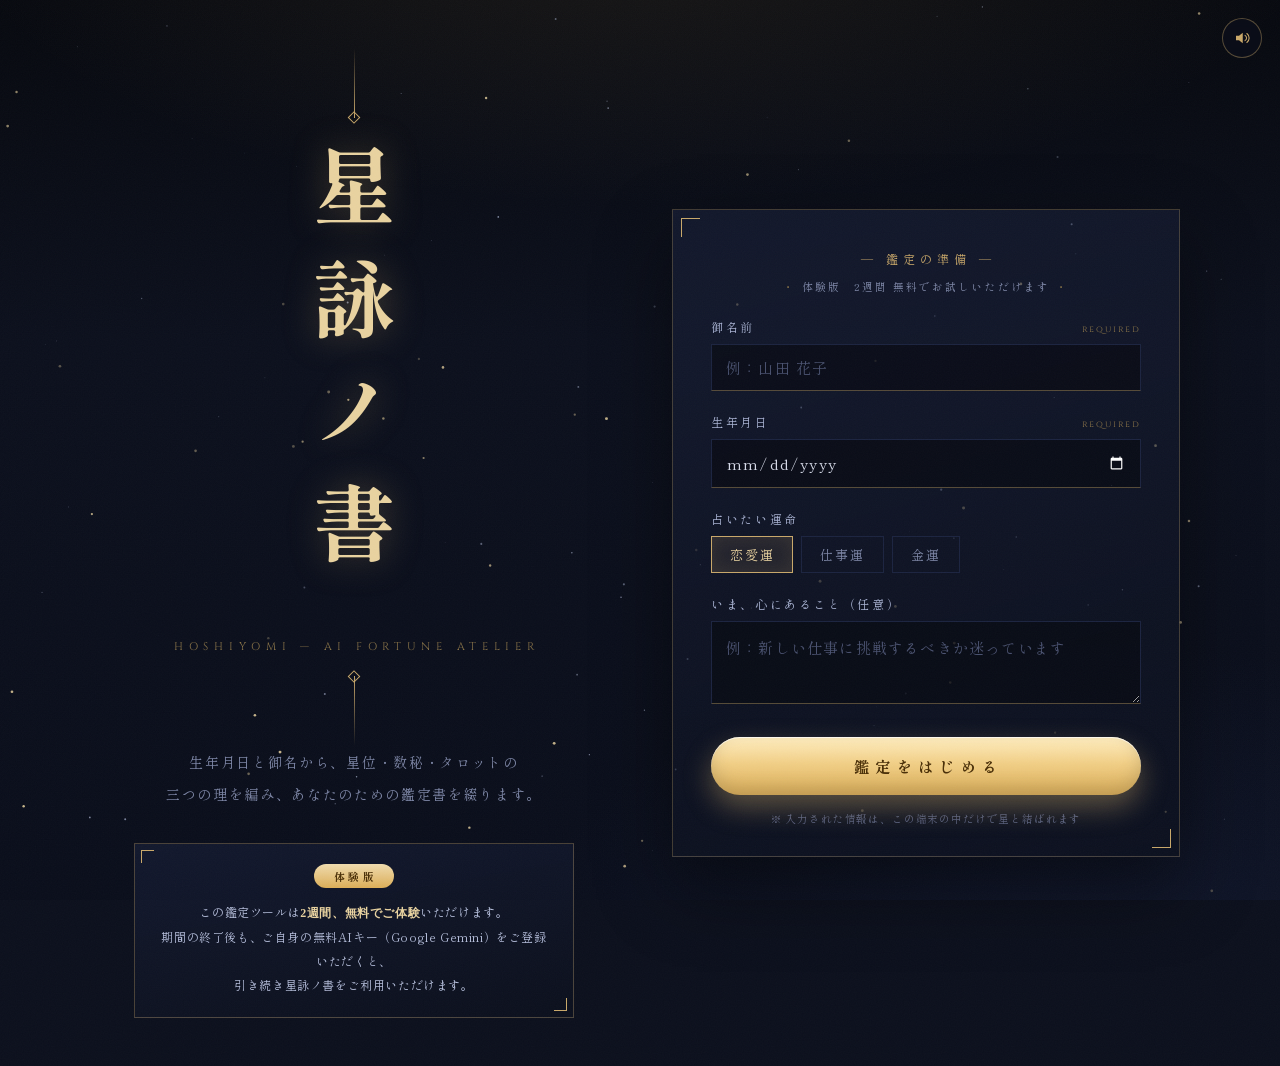
<file: index.html>
<!DOCTYPE html>
<html lang="ja">
<head>
<meta charset="UTF-8">
<meta name="viewport" content="width=device-width, initial-scale=1.0">
<title>星詠ノ書 — AI Fortune Atelier</title>
<link rel="preconnect" href="https://fonts.googleapis.com">
<link rel="preconnect" href="https://fonts.gstatic.com" crossorigin>
<link href="https://fonts.googleapis.com/css2?family=Shippori+Mincho+B1:wght@400;500;600;700;800&family=Cormorant+Garamond:ital,wght@0,400;0,500;0,600;1,400&family=Cinzel:wght@400;500;600&display=swap" rel="stylesheet">
<link rel="stylesheet" href="style.css">
</head>
<body>

<canvas id="stars"></canvas>
<div class="grain" aria-hidden="true"></div>

<button id="sound-toggle" class="sound-toggle" aria-label="音のオン・オフ" title="音のオン・オフ">
  <svg class="ico-on" viewBox="0 0 24 24" width="18" height="18"><path d="M4 9v6h4l5 4V5L8 9H4z" fill="currentColor"/><path d="M16 8.5a4 4 0 010 7M18.5 6a7.5 7.5 0 010 12" fill="none" stroke="currentColor" stroke-width="1.4" stroke-linecap="round"/></svg>
  <svg class="ico-off" viewBox="0 0 24 24" width="18" height="18"><path d="M4 9v6h4l5 4V5L8 9H4z" fill="currentColor"/><path d="M16 9.5l5 5M21 9.5l-5 5" fill="none" stroke="currentColor" stroke-width="1.4" stroke-linecap="round"/></svg>
</button>

<!-- ============ 画面1: 導入・入力 ============ -->
<section id="screen-intro" class="screen active">
  <div class="intro-layout">
    <div class="intro-title-block">
      <div class="title-ornament-top"></div>
      <h1 class="app-title">星詠ノ書</h1>
      <p class="app-title-en">HOSHIYOMI — AI FORTUNE ATELIER</p>
      <div class="title-ornament-bottom"></div>
      <p class="intro-lead">
        生年月日と御名から、星位・数秘・タロットの<br>
        三つの理を編み、あなたのための鑑定書を綴ります。
      </p>
      <div class="trial-notice">
        <span class="trial-notice-tag">体験版</span>
        <p>この鑑定ツールは<b>2週間、無料でご体験</b>いただけます。<br>
        期間の終了後も、ご自身の無料AIキー（Google Gemini）をご登録いただくと、<br>
        引き続き星詠ノ書をご利用いただけます。</p>
      </div>
    </div>

    <div class="intro-form-block">
      <div class="form-card">
        <p class="form-card-label">— 鑑定の準備 —</p>
        <p class="trial-badge" id="trial-badge"></p>

        <label class="field">
          <span class="field-label">御名前 <em>required</em></span>
          <input type="text" id="in-name" placeholder="例：山田 花子" autocomplete="off">
        </label>

        <label class="field">
          <span class="field-label">生年月日 <em>required</em></span>
          <input type="date" id="in-birth" min="1930-01-01" max="2020-12-31">
        </label>

        <div class="field">
          <span class="field-label">占いたい運命</span>
          <div class="topic-chips" id="topic-chips">
            <button type="button" class="chip active" data-topic="love">恋愛運</button>
            <button type="button" class="chip" data-topic="work">仕事運</button>
            <button type="button" class="chip" data-topic="money">金運</button>
          </div>
        </div>

        <label class="field">
          <span class="field-label">いま、心にあること（任意）</span>
          <textarea id="in-concern" rows="2" placeholder="例：新しい仕事に挑戦するべきか迷っています"></textarea>
        </label>

        <button id="btn-start" class="btn-primary">鑑定をはじめる</button>
        <p class="form-note">※ 入力された情報は、この端末の中だけで星と結ばれます</p>
      </div>
    </div>
  </div>
</section>

<!-- ============ 画面2: 鑑定中の儀 ============ -->
<section id="screen-ritual" class="screen">
  <div class="ritual-center">
    <div class="ritual-circle">
      <svg id="ritual-svg" viewBox="0 0 300 300" aria-hidden="true"></svg>
    </div>
    <p id="ritual-text" class="ritual-text">星の配置を読んでいます</p>
  </div>
</section>

<!-- ============ 画面3: タロット選択 ============ -->
<section id="screen-cards" class="screen">
  <div class="cards-head">
    <p class="section-kicker">— 第三の理 —</p>
    <h2 class="section-title">三枚の札を選んでください</h2>
    <p class="cards-guide" id="cards-guide">心を静め、呼ばれていると感じる札に触れてください（あと <b id="pick-left">3</b> 枚）</p>
  </div>

  <div class="card-slots">
    <div class="card-slot" data-slot="0"><span class="slot-label">過去</span><div class="slot-card"></div></div>
    <div class="card-slot" data-slot="1"><span class="slot-label">現在</span><div class="slot-card"></div></div>
    <div class="card-slot" data-slot="2"><span class="slot-label">未来</span><div class="slot-card"></div></div>
  </div>

  <div class="card-fan" id="card-fan"></div>

  <div class="cards-actions">
    <button id="btn-reveal" class="btn-primary" disabled>札をひらく</button>
  </div>
</section>

<!-- ============ 画面4: 鑑定結果 ============ -->
<section id="screen-result" class="screen">
  <div class="result-wrap">

    <header class="result-header reveal">
      <p class="result-kicker">KANTEI-SHO</p>
      <h2 class="result-title">鑑　定　書</h2>
      <p class="result-name"><span id="r-name"></span> 様</p>
      <p class="result-date" id="r-date"></p>
      <div class="header-rule"></div>
      <div class="seal" id="result-seal"></div>
    </header>

    <!-- 三つの理 -->
    <div class="trinity reveal">
      <div class="trinity-item">
        <p class="trinity-label">星位 — Zodiac</p>
        <div class="wheel-box"><svg id="zodiac-wheel" viewBox="0 0 260 260"></svg></div>
        <p class="trinity-value" id="r-sign"></p>
        <p class="trinity-sub" id="r-sign-sub"></p>
      </div>
      <div class="trinity-item">
        <p class="trinity-label">数秘 — Numerology</p>
        <div class="number-box">
          <span class="life-path" id="r-number">7</span>
          <span class="number-ring"></span>
        </div>
        <p class="trinity-value" id="r-number-name"></p>
        <p class="trinity-sub" id="r-number-sub"></p>
      </div>
      <div class="trinity-item">
        <p class="trinity-label">守護色 — Guardian</p>
        <div class="orb-box"><div class="color-orb" id="r-orb"></div></div>
        <p class="trinity-value" id="r-color-name"></p>
        <p class="trinity-sub" id="r-color-sub"></p>
      </div>
    </div>

    <!-- 運勢チャート -->
    <div class="chart-section reveal">
      <p class="section-kicker">— 五運の均衡 —</p>
      <div class="chart-row">
        <svg id="radar" viewBox="0 0 320 300"></svg>
        <div class="score-list" id="score-list"></div>
      </div>
    </div>

    <!-- タロット振り返り -->
    <div class="tarot-section reveal">
      <p class="section-kicker">— 三枚の札が示すもの —</p>
      <div class="tarot-recap" id="tarot-recap"></div>
    </div>

    <!-- 鑑定文 -->
    <div class="reading-section reveal">
      <p class="section-kicker">— 鑑定 —</p>
      <article class="reading" id="reading"></article>
    </div>

    <!-- 今日の一文 -->
    <div class="oracle-line reveal">
      <blockquote id="r-oracle"></blockquote>
    </div>

    <!-- アクション -->
    <div class="result-actions reveal">
      <button id="btn-pdf" class="btn-primary">鑑定書を保存する（PDF）</button>
      <button id="btn-share" class="btn-ghost">結果カードを画像で保存</button>
      <button id="btn-again" class="btn-ghost">もう一度 鑑定する</button>
    </div>

    <footer class="result-footer">
      <p>星詠ノ書 — HOSHIYOMI AI FORTUNE ATELIER</p>
    </footer>
  </div>
</section>

<!-- ============ 体験期間 終了ゲート ============ -->
<section id="screen-expired" class="screen">
  <div class="expired-wrap">
    <div class="title-ornament-top"></div>
    <p class="section-kicker">— 体験期間の満了 —</p>
    <h2 class="expired-title">体験期間が<br>終了しました</h2>
    <div class="expired-seal" id="expired-seal"></div>
    <p class="expired-lead">
      星詠ノ書をお楽しみいただき、ありがとうございました。<br>
      このツールは、AIエージェント（Claude Code など）を使えば、<br>
      特別な知識がなくても、あなた自身の手で作ることができます。
    </p>
    <p class="expired-sub">
      宜しければ、AIを活用してご自身のツール作成に<br>挑戦されてみてください。作り方をご用意しました。
    </p>
    <a href="guide.html" class="btn-primary expired-btn">ツールの作り方を見る</a>
    <p class="expired-note">HOSHIYOMI — AI FORTUNE ATELIER</p>
  </div>
</section>

<!-- ============ 印刷用 鑑定書 ============ -->
<div id="kanteisho" aria-hidden="true"></div>

<script src="config.js"></script>
<script src="app.js"></script>
</body>
</html>
</file>
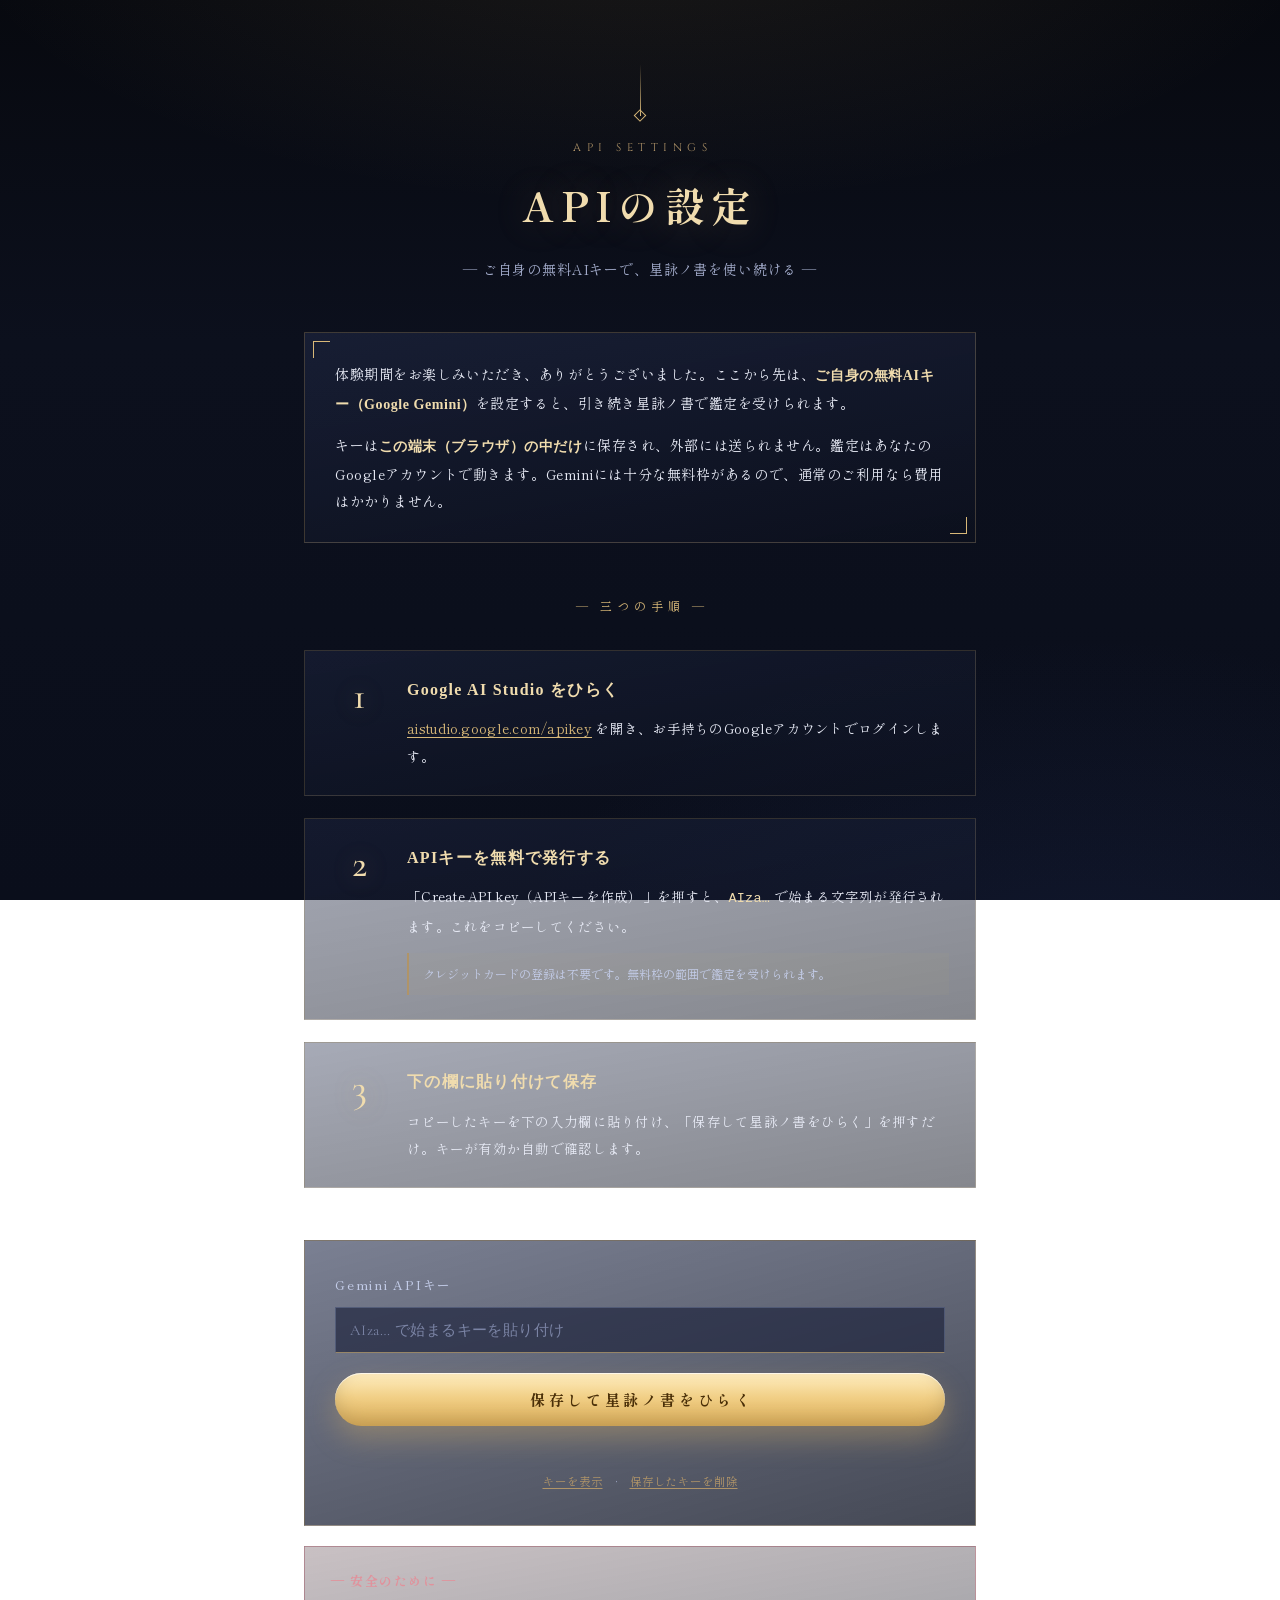
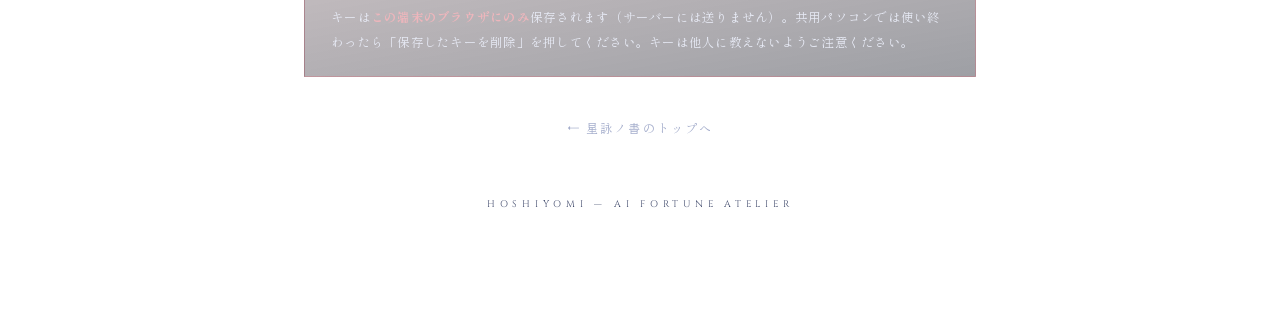
<file: api-setup.html>
<!DOCTYPE html>
<html lang="ja">
<head>
<meta charset="UTF-8">
<meta name="viewport" content="width=device-width, initial-scale=1.0">
<title>星詠ノ書 — APIの設定</title>
<link rel="preconnect" href="https://fonts.googleapis.com">
<link rel="preconnect" href="https://fonts.gstatic.com" crossorigin>
<link href="https://fonts.googleapis.com/css2?family=Shippori+Mincho+B1:wght@400;500;600;700;800&family=Cormorant+Garamond:ital,wght@0,400;0,500;0,600;1,400&family=Cinzel:wght@400;500;600&display=swap" rel="stylesheet">
<style>
:root{
  --ink-0:#07090f; --ink-1:#0c101d; --ink-2:#131a2e; --ink-3:#1c2440;
  --gold:#d8b878; --gold-bright:#f0dcae; --gold-dim:#b09468;
  --moon:#c3cce8; --text:#e7eaf5; --text-dim:#a3accb; --crimson:#cc6470; --ok:#8fccae;
  --serif-jp:"Shippori Mincho B1","Hiragino Mincho ProN",serif;
  --serif-en:"Cormorant Garamond",Georgia,serif;
  --display-en:"Cinzel","Cormorant Garamond",serif;
}
*{margin:0;padding:0;box-sizing:border-box;}
html{scroll-behavior:smooth;}
body{
  font-family:var(--serif-jp); color:var(--text);
  background:
    radial-gradient(ellipse 90% 55% at 50% -10%, rgba(201,168,106,.10), transparent 60%),
    radial-gradient(ellipse 70% 60% at 85% 110%, rgba(50,68,130,.18), transparent 65%),
    linear-gradient(180deg,#07090f 0%,#0c101d 38%,#0a0e1b 100%);
  background-attachment:fixed; min-height:100vh; -webkit-font-smoothing:antialiased; line-height:1.9;
}
.wrap{max-width:720px;margin:0 auto;padding:64px 24px 100px;}
.g-head{text-align:center;margin-bottom:48px;}
.orn{width:1px;height:52px;margin:0 auto;background:linear-gradient(180deg,transparent,var(--gold));position:relative;}
.orn::after{content:"";position:absolute;left:50%;bottom:-4px;width:7px;height:7px;transform:translateX(-50%) rotate(45deg);border:1px solid var(--gold);}
.g-kicker{font-family:var(--display-en);font-size:11px;letter-spacing:.5em;text-indent:.5em;color:var(--gold-dim);margin:22px 0 16px;}
.g-title{font-size:clamp(28px,5vw,40px);font-weight:700;letter-spacing:.16em;color:var(--gold-bright);text-shadow:0 0 38px rgba(201,168,106,.3);line-height:1.5;}
.g-sub{margin-top:20px;font-size:14px;line-height:2.1;color:var(--text-dim);letter-spacing:.06em;}

.g-lead{
  border:1px solid rgba(201,168,106,.26);
  background:linear-gradient(170deg,rgba(34,43,74,.5),rgba(12,16,29,.6));
  padding:28px 30px;margin-bottom:52px;position:relative;
}
.g-lead::before,.g-lead::after{content:"";position:absolute;width:16px;height:16px;border-color:var(--gold);border-style:solid;}
.g-lead::before{top:8px;left:8px;border-width:1px 0 0 1px;}
.g-lead::after{bottom:8px;right:8px;border-width:0 1px 1px 0;}
.g-lead p{font-size:14px;letter-spacing:.04em;color:var(--text);}
.g-lead p+p{margin-top:14px;}
.g-lead b{color:var(--gold-bright);font-weight:600;}

.g-h2{font-size:12px;letter-spacing:.4em;text-indent:.4em;color:var(--gold);text-align:center;margin:0 0 32px;}
.steps{display:flex;flex-direction:column;gap:22px;margin-bottom:52px;}
.step{
  display:grid;grid-template-columns:56px 1fr;gap:20px;align-items:start;
  border:1px solid rgba(201,168,106,.2);
  background:linear-gradient(170deg,rgba(34,43,74,.4),rgba(12,16,29,.5));
  padding:24px 26px;
}
.step-no{font-family:var(--serif-en);font-size:38px;font-weight:500;color:var(--gold-bright);text-align:center;line-height:1;padding-top:2px;text-shadow:0 0 24px rgba(201,168,106,.35);}
.step-body h3{font-size:16px;font-weight:600;letter-spacing:.08em;color:var(--gold-bright);margin-bottom:10px;}
.step-body p{font-size:13.5px;line-height:2.05;color:var(--text);letter-spacing:.02em;}
.step-body a.inl{color:var(--gold);text-decoration:underline;text-underline-offset:3px;}
.step-body .tip{margin-top:12px;font-size:12px;line-height:1.9;color:var(--moon);padding:10px 14px;border-left:2px solid var(--gold-dim);background:rgba(201,168,106,.05);}

/* キー入力カード */
.key-card{
  border:1px solid rgba(201,168,106,.32);
  background:linear-gradient(165deg,rgba(34,43,74,.6),rgba(16,21,37,.78));
  padding:32px 30px;margin-bottom:20px;position:relative;
}
.key-card .label{font-size:12.5px;font-weight:500;letter-spacing:.14em;color:var(--moon);display:block;margin-bottom:10px;}
.key-card input{
  width:100%;background:rgba(26,33,58,.66);border:1px solid rgba(150,168,210,.3);
  border-bottom-color:rgba(216,184,120,.6);color:#f2f4fb;font-family:var(--serif-en);
  font-size:15px;letter-spacing:.03em;padding:13px 14px;outline:none;transition:border-color .3s,box-shadow .3s;
}
.key-card input:focus{border-color:var(--gold);box-shadow:0 0 0 1px rgba(216,184,120,.28);}
.key-card input::placeholder{color:#7a83a4;}
.g-btn{
  display:block;width:100%;margin-top:20px;font-family:var(--serif-jp);font-size:15px;font-weight:700;
  letter-spacing:.24em;text-indent:.24em;color:#4a2f08;border:none;cursor:pointer;
  background:linear-gradient(180deg,#ffeec1 0%,#f1cf86 46%,#dcae58 100%);
  border-radius:100px;padding:16px 30px;position:relative;overflow:hidden;
  box-shadow:0 12px 28px rgba(201,168,106,.42),0 1px 0 rgba(255,255,255,.7) inset,0 -7px 16px rgba(138,116,72,.3) inset;
  transition:transform .3s cubic-bezier(.34,1.7,.5,1),box-shadow .35s,filter .3s;
}
.g-btn:hover:not(:disabled){transform:translateY(-2px) scale(1.01);filter:brightness(1.05) saturate(1.1);}
.g-btn:disabled{opacity:.5;cursor:not-allowed;}
.save-msg{min-height:1.4em;margin-top:14px;font-size:12.5px;letter-spacing:.03em;text-align:center;color:var(--text-dim);}
.save-msg.ok{color:var(--gold-bright);}
.save-msg.err{color:var(--crimson);}
.key-sub{margin-top:14px;font-size:11.5px;line-height:1.9;color:var(--text-dim);text-align:center;}
.key-sub a{color:var(--gold-dim);cursor:pointer;text-decoration:underline;text-underline-offset:2px;}

.g-note{border:1px solid rgba(176,74,90,.36);background:linear-gradient(170deg,rgba(60,30,40,.28),rgba(12,16,29,.4));padding:22px 26px;margin:8px 0 40px;}
.g-note h3{font-size:13px;letter-spacing:.12em;color:#e0929c;margin-bottom:10px;}
.g-note p{font-size:12.5px;line-height:2;color:var(--text);letter-spacing:.02em;}
.g-note b{color:#eeb6bc;}

.g-back{display:block;text-align:center;margin-top:18px;font-size:12px;letter-spacing:.18em;color:var(--text-dim);text-decoration:none;}
.g-back:hover{color:var(--gold);}
.g-foot{text-align:center;margin-top:56px;font-family:var(--display-en);font-size:9.5px;letter-spacing:.5em;color:#444d6e;}
@media(max-width:640px){.step{grid-template-columns:1fr;gap:8px;}.step-no{text-align:left;font-size:30px;}}
</style>
</head>
<body>
<div class="wrap">

  <header class="g-head">
    <div class="orn"></div>
    <p class="g-kicker">API SETTINGS</p>
    <h1 class="g-title">APIの設定</h1>
    <p class="g-sub">— ご自身の無料AIキーで、星詠ノ書を使い続ける —</p>
  </header>

  <div class="g-lead">
    <p>体験期間をお楽しみいただき、ありがとうございました。ここから先は、<b>ご自身の無料AIキー（Google Gemini）</b>を設定すると、引き続き星詠ノ書で鑑定を受けられます。</p>
    <p>キーは<b>この端末（ブラウザ）の中だけ</b>に保存され、外部には送られません。鑑定はあなたのGoogleアカウントで動きます。Geminiには十分な無料枠があるので、通常のご利用なら費用はかかりません。</p>
  </div>

  <p class="g-h2">— 三つの手順 —</p>
  <div class="steps">
    <div class="step">
      <div class="step-no">1</div>
      <div class="step-body">
        <h3>Google AI Studio をひらく</h3>
        <p><a class="inl" href="https://aistudio.google.com/apikey" target="_blank" rel="noopener">aistudio.google.com/apikey</a> を開き、お手持ちのGoogleアカウントでログインします。</p>
      </div>
    </div>
    <div class="step">
      <div class="step-no">2</div>
      <div class="step-body">
        <h3>APIキーを無料で発行する</h3>
        <p>「Create API key（APIキーを作成）」を押すと、<code style="color:var(--gold-bright)">AIza…</code> で始まる文字列が発行されます。これをコピーしてください。</p>
        <div class="tip">クレジットカードの登録は不要です。無料枠の範囲で鑑定を受けられます。</div>
      </div>
    </div>
    <div class="step">
      <div class="step-no">3</div>
      <div class="step-body">
        <h3>下の欄に貼り付けて保存</h3>
        <p>コピーしたキーを下の入力欄に貼り付け、「保存して星詠ノ書をひらく」を押すだけ。キーが有効か自動で確認します。</p>
      </div>
    </div>
  </div>

  <div class="key-card">
    <label class="label" for="api-key">Gemini APIキー</label>
    <input type="password" id="api-key" placeholder="AIza… で始まるキーを貼り付け" autocomplete="off" spellcheck="false">
    <button class="g-btn" id="save-key">保存して星詠ノ書をひらく</button>
    <div class="save-msg" id="save-msg"></div>
    <p class="key-sub">
      <a id="toggle-vis">キーを表示</a>　·　<a id="clear-key">保存したキーを削除</a>
    </p>
  </div>

  <div class="g-note">
    <h3>— 安全のために —</h3>
    <p>キーは<b>この端末のブラウザにのみ</b>保存されます（サーバーには送りません）。共用パソコンでは使い終わったら「保存したキーを削除」を押してください。キーは他人に教えないようご注意ください。</p>
  </div>

  <a class="g-back" href="index.html?reset=1">← 星詠ノ書のトップへ</a>
  <p class="g-foot">HOSHIYOMI — AI FORTUNE ATELIER</p>
</div>

<script>
"use strict";
const KEY_STORE = "hoshiyomi-user-key";
const MODEL = "gemini-2.0-flash";
const $ = (id) => document.getElementById(id);
const input = $("api-key"), msgEl = $("save-msg"), saveBtn = $("save-key");

try { input.value = localStorage.getItem(KEY_STORE) || ""; } catch (_) {}

function setMsg(t, cls) { msgEl.textContent = t; msgEl.className = "save-msg" + (cls ? " " + cls : ""); }

$("toggle-vis").addEventListener("click", () => {
  input.type = input.type === "password" ? "text" : "password";
  $("toggle-vis").textContent = input.type === "password" ? "キーを表示" : "キーを隠す";
});
$("clear-key").addEventListener("click", () => {
  try { localStorage.removeItem(KEY_STORE); } catch (_) {}
  input.value = "";
  setMsg("保存していたキーを削除しました。", "");
});

saveBtn.addEventListener("click", async () => {
  const k = input.value.trim();
  if (!k) { setMsg("キーを入力してください。", "err"); return; }
  if (!/^AIza[0-9A-Za-z_\-]{20,}$/.test(k)) {
    setMsg("キーの形式が正しくないようです（通常 AIza… で始まります）。", "err"); return;
  }
  saveBtn.disabled = true;
  setMsg("キーを確認しています…", "");
  try {
    const res = await fetch(
      "https://generativelanguage.googleapis.com/v1beta/models/" + MODEL + ":generateContent?key=" + encodeURIComponent(k),
      { method: "POST", headers: { "Content-Type": "application/json" },
        body: JSON.stringify({ contents: [{ parts: [{ text: "ping" }] }], generationConfig: { maxOutputTokens: 5 } }) }
    );
    if (!res.ok) {
      const e = await res.json().catch(() => ({}));
      const detail = (e && e.error && e.error.message) ? e.error.message : ("エラー " + res.status);
      setMsg("キーが使えませんでした：" + detail, "err");
      saveBtn.disabled = false; return;
    }
  } catch (_) {
    setMsg("通信に失敗しました。ネット環境をご確認ください。", "err");
    saveBtn.disabled = false; return;
  }
  try { localStorage.setItem(KEY_STORE, k); } catch (_) {}
  setMsg("保存しました。星詠ノ書をひらきます…", "ok");
  setTimeout(() => { location.href = "index.html"; }, 900);
});
</script>
</body>
</html>
</file>
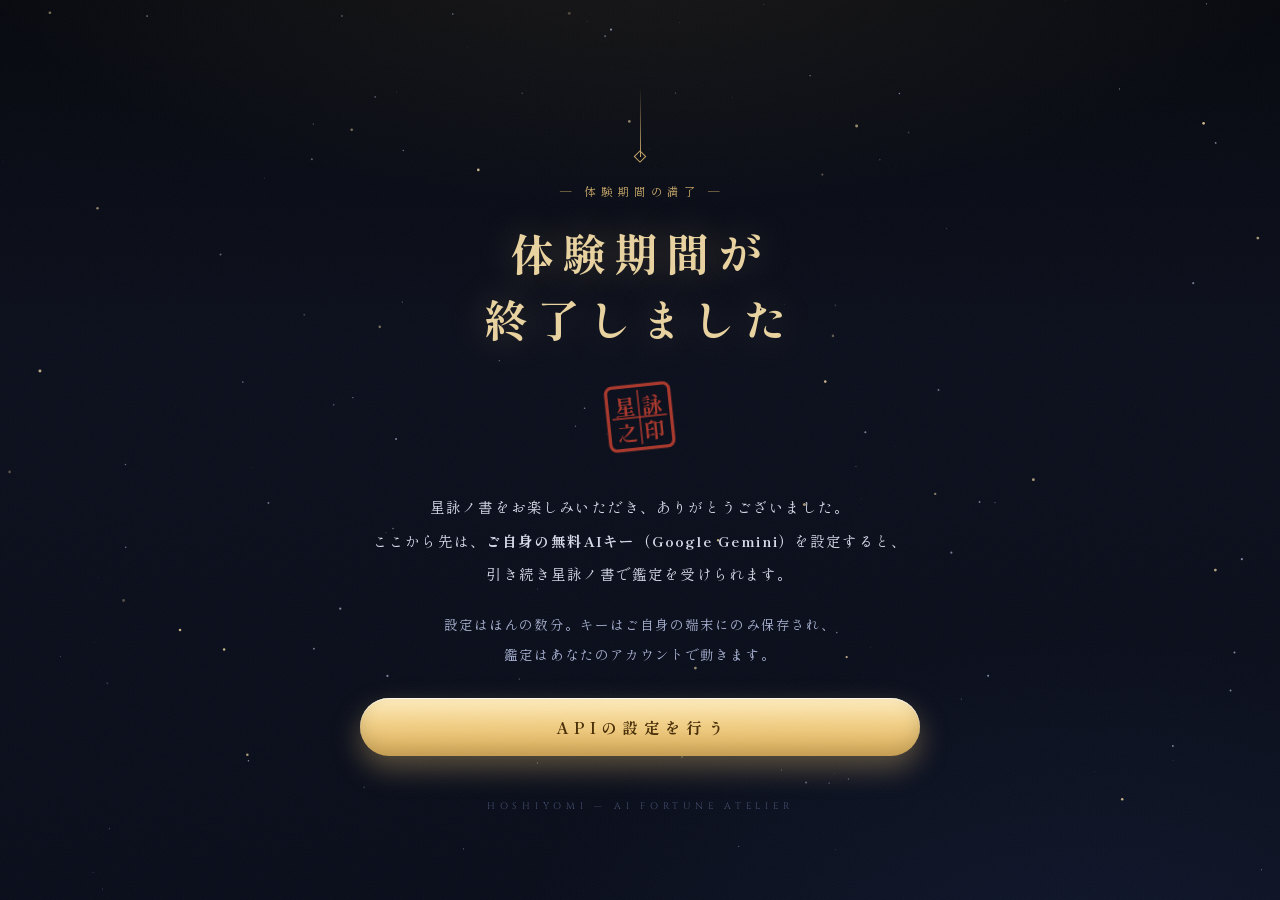
<file: expired.html>
<!DOCTYPE html>
<html lang="ja">
<head>
<meta charset="UTF-8">
<meta name="viewport" content="width=device-width, initial-scale=1.0">
<title>星詠ノ書 — 体験期間終了のご案内（表示イメージ）</title>
<link rel="preconnect" href="https://fonts.googleapis.com">
<link rel="preconnect" href="https://fonts.gstatic.com" crossorigin>
<link href="https://fonts.googleapis.com/css2?family=Shippori+Mincho+B1:wght@400;500;600;700;800&family=Cormorant+Garamond:ital,wght@0,400;0,500;0,600;1,400&family=Cinzel:wght@400;500;600&display=swap" rel="stylesheet">
<link rel="stylesheet" href="style.css">
</head>
<body>

<canvas id="stars"></canvas>
<div class="grain" aria-hidden="true"></div>

<section id="screen-expired" class="screen active">
  <div class="expired-wrap">
    <div class="title-ornament-top"></div>
    <p class="section-kicker">— 体験期間の満了 —</p>
    <h2 class="expired-title">体験期間が<br>終了しました</h2>
    <div class="expired-seal">
      <svg viewBox="0 0 100 100" xmlns="http://www.w3.org/2000/svg" width="72" height="72">
        <defs>
          <filter id="seal-rough"><feTurbulence type="fractalNoise" baseFrequency="0.5" numOctaves="2" result="n"/>
            <feDisplacementMap in="SourceGraphic" in2="n" scale="1.6"/></filter>
        </defs>
        <g filter="url(#seal-rough)">
          <rect x="6" y="6" width="88" height="88" rx="9" fill="none" stroke="#b23a2e" stroke-width="4.5"/>
          <line x1="50" y1="12" x2="50" y2="88" stroke="#b23a2e" stroke-width="2"/>
          <line x1="12" y1="50" x2="88" y2="50" stroke="#b23a2e" stroke-width="2"/>
          <text x="31" y="33" fill="#b23a2e" font-size="29" font-weight="700" text-anchor="middle" dominant-baseline="central" font-family="'Shippori Mincho B1',serif">星</text>
          <text x="69" y="33" fill="#b23a2e" font-size="29" font-weight="700" text-anchor="middle" dominant-baseline="central" font-family="'Shippori Mincho B1',serif">詠</text>
          <text x="31" y="68" fill="#b23a2e" font-size="29" font-weight="700" text-anchor="middle" dominant-baseline="central" font-family="'Shippori Mincho B1',serif">之</text>
          <text x="69" y="68" fill="#b23a2e" font-size="29" font-weight="700" text-anchor="middle" dominant-baseline="central" font-family="'Shippori Mincho B1',serif">印</text>
        </g>
      </svg>
    </div>
    <p class="expired-lead">
      星詠ノ書をお楽しみいただき、ありがとうございました。<br>
      ここから先は、<b>ご自身の無料AIキー（Google Gemini）</b>を設定すると、<br>
      引き続き星詠ノ書で鑑定を受けられます。
    </p>
    <p class="expired-sub">
      設定はほんの数分。キーはご自身の端末にのみ保存され、<br>鑑定はあなたのアカウントで動きます。
    </p>
    <a href="api-setup.html" class="btn-primary expired-btn">APIの設定を行う</a>
    <p class="expired-note">HOSHIYOMI — AI FORTUNE ATELIER</p>
  </div>
</section>

<script>
/* 星空背景（このページ単体で完結する簡易版） */
(function () {
  const canvas = document.getElementById("stars");
  const ctx = canvas.getContext("2d");
  let stars = [], w, h;
  function resize() {
    w = canvas.width = window.innerWidth;
    h = canvas.height = window.innerHeight;
    stars = Array.from({ length: Math.floor((w * h) / 9000) }, () => ({
      x: Math.random() * w, y: Math.random() * h,
      r: Math.random() * 1.3 + 0.2,
      tw: Math.random() * Math.PI * 2,
      sp: 0.004 + Math.random() * 0.012,
      drift: 0.02 + Math.random() * 0.05,
    }));
  }
  function frame() {
    ctx.clearRect(0, 0, w, h);
    for (const s of stars) {
      s.tw += s.sp; s.y -= s.drift;
      if (s.y < -2) { s.y = h + 2; s.x = Math.random() * w; }
      const a = 0.25 + Math.abs(Math.sin(s.tw)) * 0.6;
      ctx.beginPath();
      ctx.arc(s.x, s.y, s.r, 0, Math.PI * 2);
      ctx.fillStyle = s.r > 1.1 ? `rgba(233,211,160,${a})` : `rgba(190,200,230,${a * 0.8})`;
      ctx.fill();
    }
    requestAnimationFrame(frame);
  }
  window.addEventListener("resize", resize);
  resize(); frame();
})();
</script>
</body>
</html>
</file>
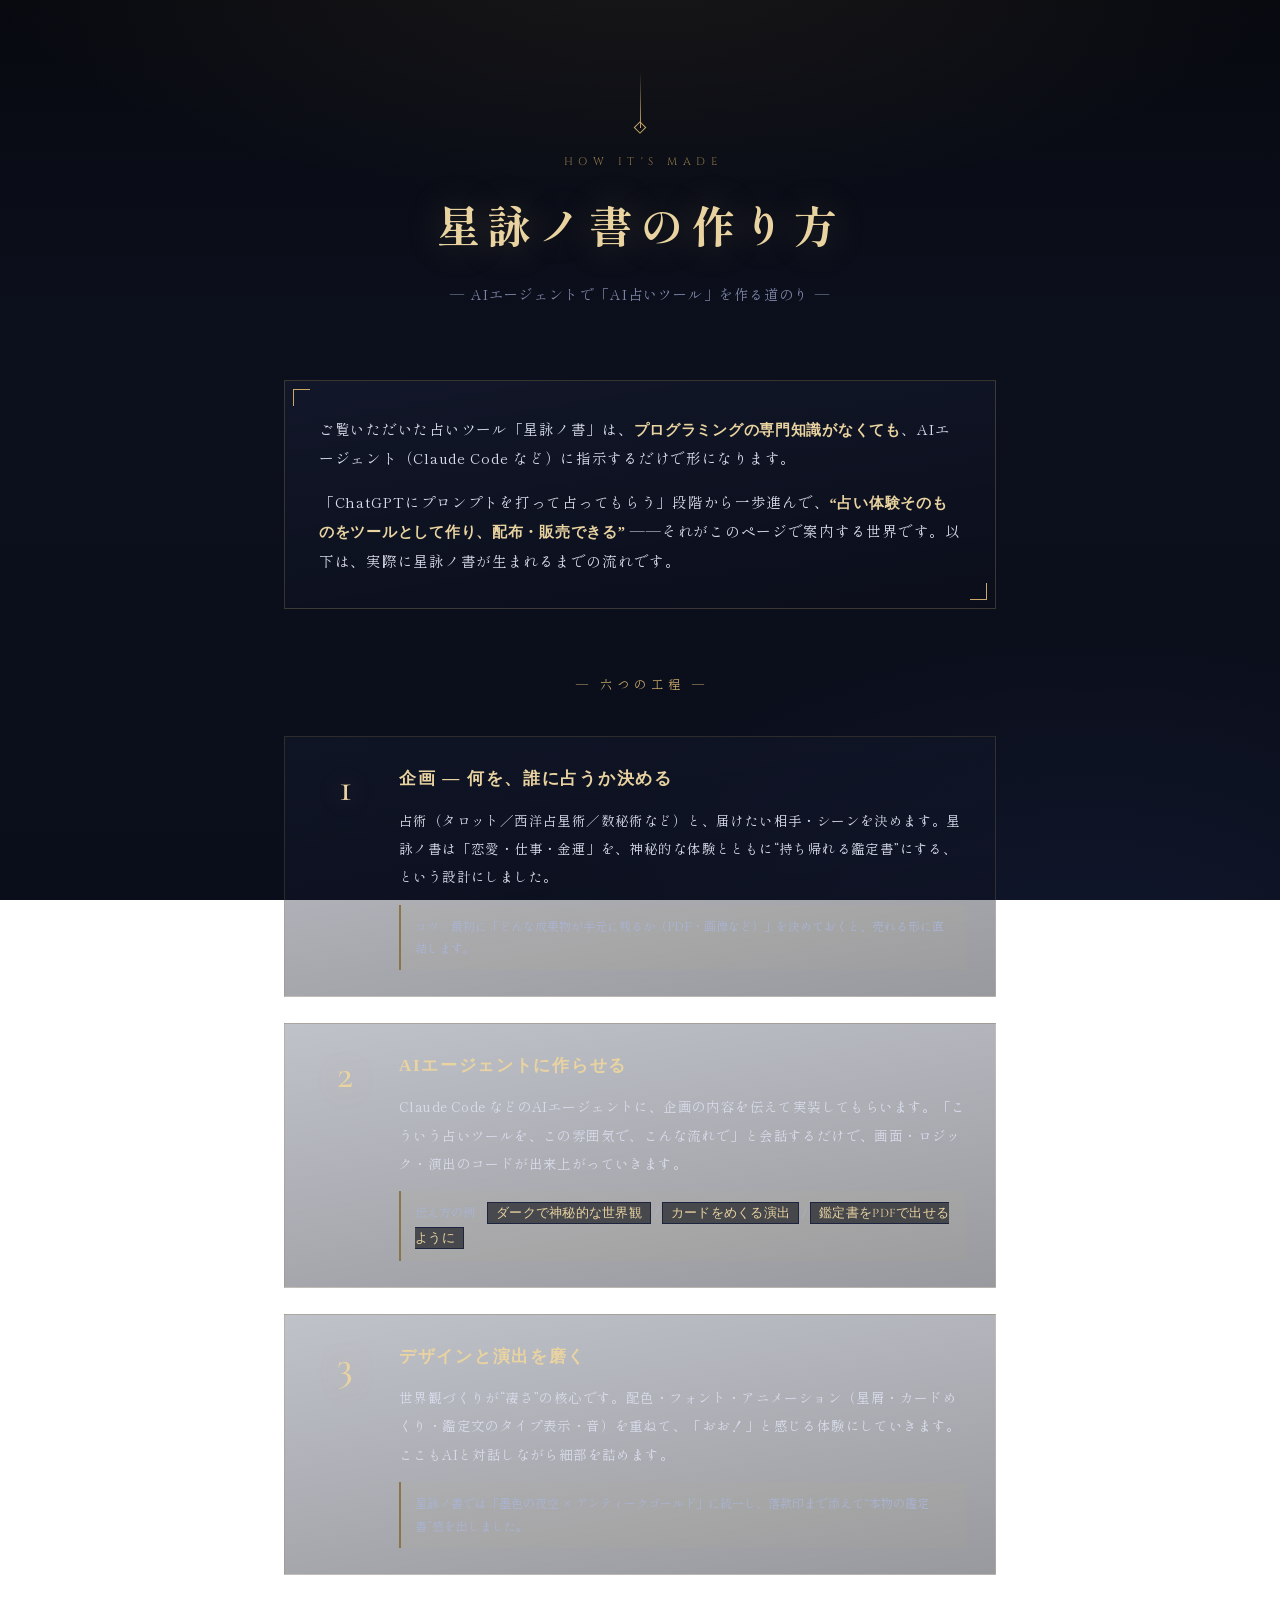
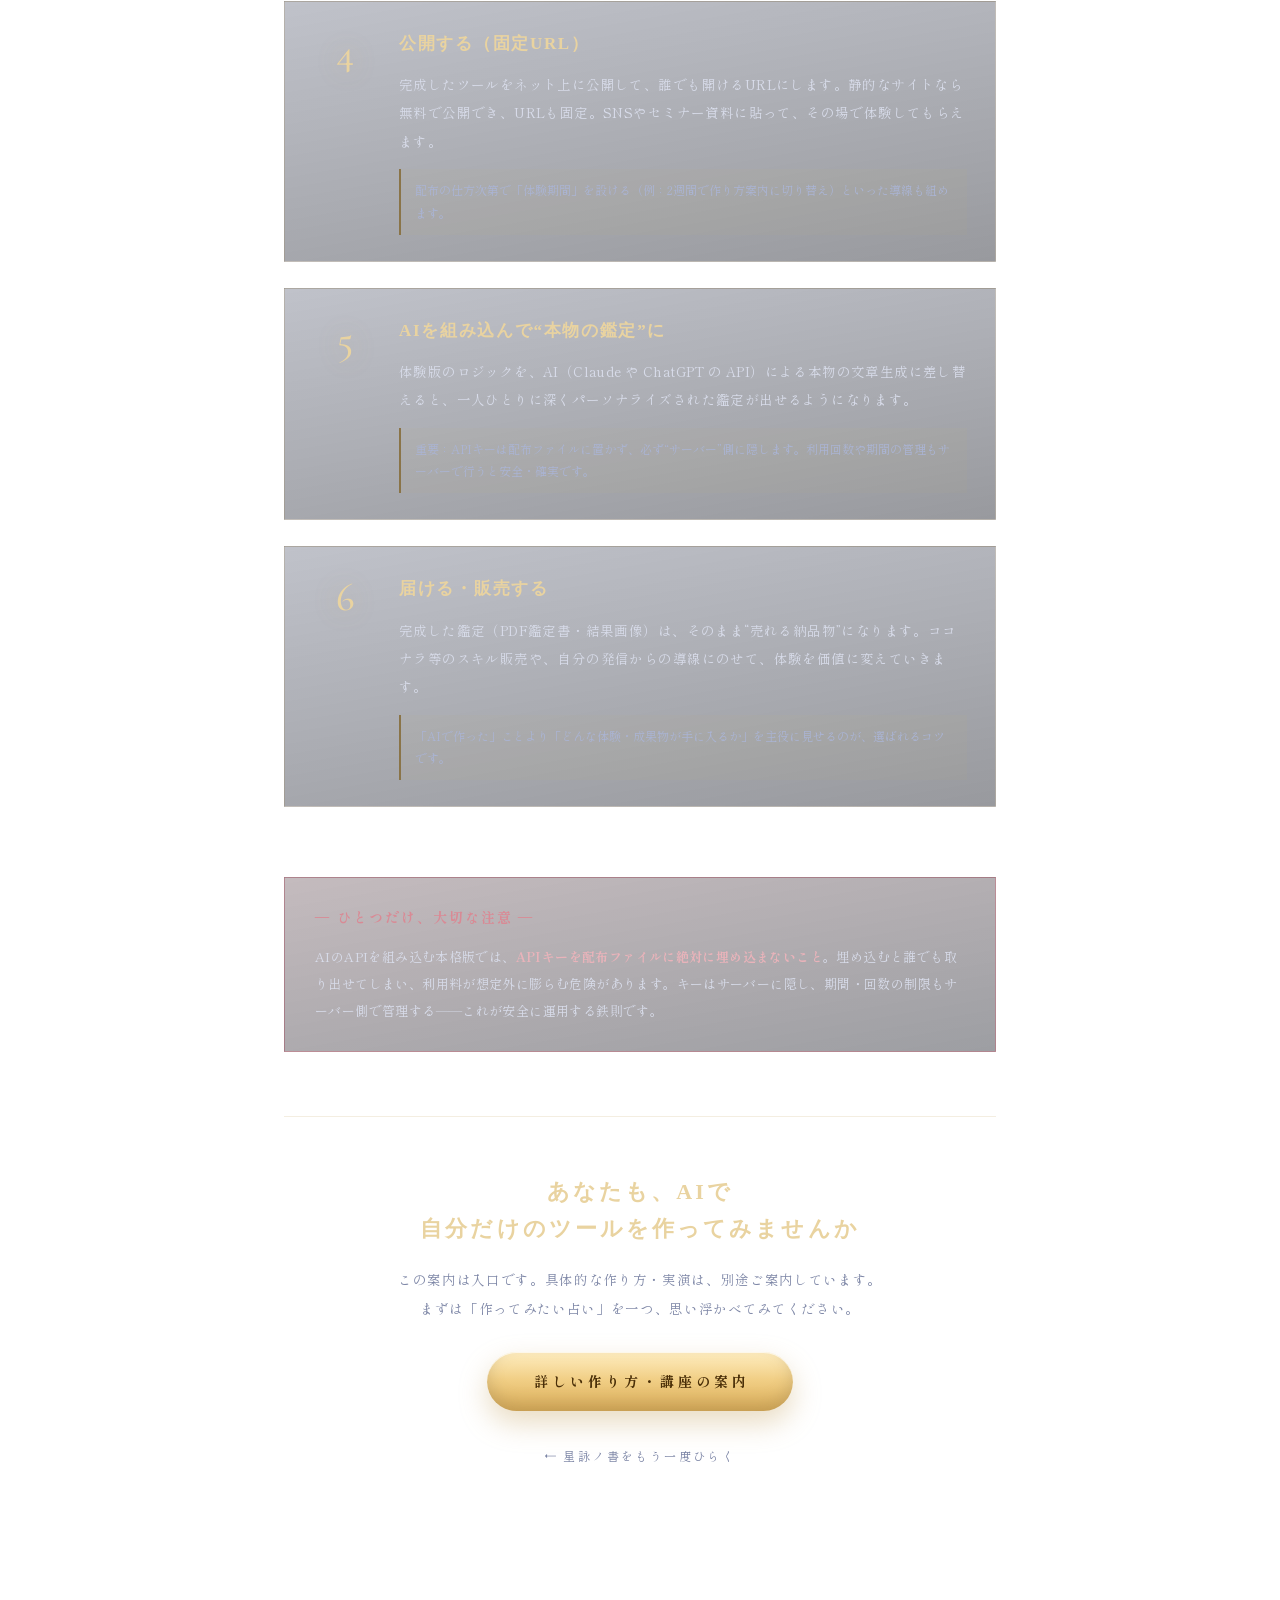
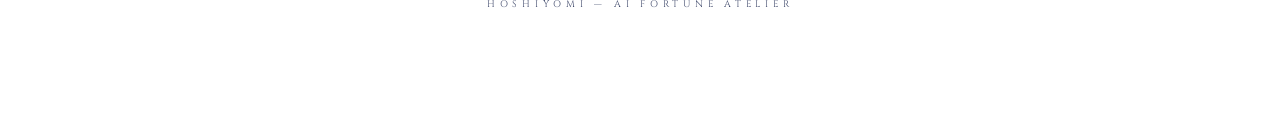
<file: guide.html>
<!DOCTYPE html>
<html lang="ja">
<head>
<meta charset="UTF-8">
<meta name="viewport" content="width=device-width, initial-scale=1.0">
<title>星詠ノ書の作り方 — AIでAI占いツールを作る</title>
<link rel="preconnect" href="https://fonts.googleapis.com">
<link rel="preconnect" href="https://fonts.gstatic.com" crossorigin>
<link href="https://fonts.googleapis.com/css2?family=Shippori+Mincho+B1:wght@400;500;600;700;800&family=Cormorant+Garamond:ital,wght@0,400;0,500;0,600;1,400&family=Cinzel:wght@400;500;600&display=swap" rel="stylesheet">
<style>
:root{
  --ink-0:#07090f; --ink-1:#0c101d; --ink-2:#131a2e; --ink-3:#1c2440;
  --gold:#c9a86a; --gold-bright:#e9d3a0; --gold-dim:#8a7448;
  --moon:#aab4d4; --text:#d8dcea; --text-dim:#7d86a6;
  --serif-jp:"Shippori Mincho B1","Hiragino Mincho ProN",serif;
  --serif-en:"Cormorant Garamond",Georgia,serif;
  --display-en:"Cinzel","Cormorant Garamond",serif;
}
*{margin:0;padding:0;box-sizing:border-box;}
html{scroll-behavior:smooth;}
body{
  font-family:var(--serif-jp);
  color:var(--text);
  background:
    radial-gradient(ellipse 90% 55% at 50% -10%, rgba(201,168,106,.10), transparent 60%),
    radial-gradient(ellipse 70% 60% at 85% 110%, rgba(50,68,130,.18), transparent 65%),
    linear-gradient(180deg,#07090f 0%,#0c101d 38%,#0a0e1b 100%);
  background-attachment:fixed;
  min-height:100vh;
  -webkit-font-smoothing:antialiased;
  line-height:1.9;
}
.wrap{max-width:760px;margin:0 auto;padding:72px 24px 100px;}

/* ヘッダー */
.g-head{text-align:center;margin-bottom:70px;}
.orn{width:1px;height:56px;margin:0 auto;background:linear-gradient(180deg,transparent,var(--gold));position:relative;}
.orn::after{content:"";position:absolute;left:50%;bottom:-4px;width:7px;height:7px;transform:translateX(-50%) rotate(45deg);border:1px solid var(--gold);}
.g-kicker{font-family:var(--display-en);font-size:11px;letter-spacing:.5em;text-indent:.5em;color:var(--gold-dim);margin:24px 0 18px;}
.g-title{font-size:clamp(30px,5vw,44px);font-weight:700;letter-spacing:.16em;color:var(--gold-bright);text-shadow:0 0 38px rgba(201,168,106,.3);line-height:1.5;}
.g-sub{margin-top:22px;font-size:14px;line-height:2.2;color:var(--text-dim);letter-spacing:.08em;}

/* リード */
.g-lead{
  border:1px solid rgba(201,168,106,.24);
  background:linear-gradient(170deg,rgba(28,36,64,.34),rgba(10,13,24,.5));
  padding:34px 34px;margin-bottom:64px;position:relative;
}
.g-lead::before,.g-lead::after{content:"";position:absolute;width:16px;height:16px;border-color:var(--gold);border-style:solid;}
.g-lead::before{top:8px;left:8px;border-width:1px 0 0 1px;}
.g-lead::after{bottom:8px;right:8px;border-width:0 1px 1px 0;}
.g-lead p{font-size:14.5px;letter-spacing:.05em;color:var(--text);}
.g-lead p+p{margin-top:16px;}
.g-lead b{color:var(--gold-bright);font-weight:600;}

/* セクション見出し */
.g-h2{font-size:12px;letter-spacing:.4em;text-indent:.4em;color:var(--gold);text-align:center;margin:0 0 40px;}

/* ステップ */
.steps{display:flex;flex-direction:column;gap:26px;margin-bottom:70px;}
.step{
  display:grid;grid-template-columns:64px 1fr;gap:22px;align-items:start;
  border:1px solid rgba(201,168,106,.18);
  background:linear-gradient(170deg,rgba(28,36,64,.28),rgba(10,13,24,.42));
  padding:26px 28px;
}
.step-no{
  font-family:var(--serif-en);font-size:40px;font-weight:500;
  color:var(--gold-bright);text-align:center;line-height:1;
  padding-top:4px;text-shadow:0 0 24px rgba(201,168,106,.35);
}
.step-body h3{font-size:17px;font-weight:600;letter-spacing:.1em;color:var(--gold-bright);margin-bottom:10px;}
.step-body p{font-size:13.5px;line-height:2.1;color:var(--text);letter-spacing:.03em;}
.step-body .tip{
  margin-top:14px;font-size:12px;line-height:1.9;color:var(--moon);
  padding:10px 14px;border-left:2px solid var(--gold-dim);background:rgba(201,168,106,.05);
}
.step-body code{
  font-family:var(--serif-en);font-size:13px;color:var(--gold-bright);
  background:rgba(7,9,15,.6);padding:2px 8px;border:1px solid var(--ink-3);letter-spacing:.02em;
}

/* 注意ボックス */
.g-note{
  border:1px solid rgba(176,74,90,.4);
  background:linear-gradient(170deg,rgba(60,30,40,.3),rgba(10,13,24,.4));
  padding:26px 30px;margin-bottom:64px;
}
.g-note h3{font-size:14px;letter-spacing:.14em;color:#d98a95;margin-bottom:12px;}
.g-note p{font-size:13px;line-height:2.1;color:var(--text);letter-spacing:.03em;}
.g-note b{color:#e9b3ba;}

/* CTA */
.g-cta{text-align:center;padding:56px 30px;border-top:1px solid rgba(201,168,106,.2);}
.g-cta h2{font-size:22px;font-weight:600;letter-spacing:.14em;color:var(--gold-bright);margin-bottom:18px;line-height:1.7;}
.g-cta p{font-size:13.5px;line-height:2.1;color:var(--text-dim);letter-spacing:.05em;margin-bottom:30px;}
.g-btn{
  display:inline-block;font-family:var(--serif-jp);font-size:14px;font-weight:700;
  letter-spacing:.28em;text-indent:.28em;color:#4a2f08;text-decoration:none;
  background:linear-gradient(180deg,#ffeec1 0%,#f1cf86 46%,#dcae58 100%);
  border-radius:100px;padding:16px 44px;position:relative;overflow:hidden;
  box-shadow:0 12px 28px rgba(201,168,106,.4),0 1px 0 rgba(255,255,255,.7) inset,0 -7px 16px rgba(138,116,72,.3) inset;
  transition:transform .3s cubic-bezier(.34,1.7,.5,1),box-shadow .35s,filter .3s;
}
.g-btn:hover{transform:translateY(-3px) scale(1.03);filter:brightness(1.05) saturate(1.1);box-shadow:0 18px 40px rgba(201,168,106,.5),0 0 24px rgba(233,211,160,.45),0 1px 0 rgba(255,255,255,.8) inset,0 -7px 16px rgba(138,116,72,.3) inset;}
.g-back{display:inline-block;margin-top:26px;font-size:12px;letter-spacing:.2em;color:var(--text-dim);text-decoration:none;transition:color .3s;}
.g-back:hover{color:var(--gold);}

.g-foot{text-align:center;margin-top:70px;font-family:var(--display-en);font-size:9.5px;letter-spacing:.5em;color:#444d6e;}

@media(max-width:640px){
  .step{grid-template-columns:1fr;gap:8px;}
  .step-no{text-align:left;font-size:32px;}
}
</style>
</head>
<body>
<div class="wrap">

  <header class="g-head">
    <div class="orn"></div>
    <p class="g-kicker">HOW IT'S MADE</p>
    <h1 class="g-title">星詠ノ書の作り方</h1>
    <p class="g-sub">— AIエージェントで「AI占いツール」を作る道のり —</p>
  </header>

  <div class="g-lead">
    <p>ご覧いただいた占いツール「星詠ノ書」は、<b>プログラミングの専門知識がなくても</b>、AIエージェント（Claude Code など）に指示するだけで形になります。</p>
    <p>「ChatGPTにプロンプトを打って占ってもらう」段階から一歩進んで、<b>“占い体験そのものをツールとして作り、配布・販売できる”</b> ——それがこのページで案内する世界です。以下は、実際に星詠ノ書が生まれるまでの流れです。</p>
  </div>

  <p class="g-h2">— 六つの工程 —</p>
  <div class="steps">

    <div class="step">
      <div class="step-no">1</div>
      <div class="step-body">
        <h3>企画 — 何を、誰に占うか決める</h3>
        <p>占術（タロット／西洋占星術／数秘術など）と、届けたい相手・シーンを決めます。星詠ノ書は「恋愛・仕事・金運」を、神秘的な体験とともに“持ち帰れる鑑定書”にする、という設計にしました。</p>
        <div class="tip">コツ：最初に「どんな成果物が手元に残るか（PDF・画像など）」を決めておくと、売れる形に直結します。</div>
      </div>
    </div>

    <div class="step">
      <div class="step-no">2</div>
      <div class="step-body">
        <h3>AIエージェントに作らせる</h3>
        <p>Claude Code などのAIエージェントに、企画の内容を伝えて実装してもらいます。「こういう占いツールを、この雰囲気で、こんな流れで」と会話するだけで、画面・ロジック・演出のコードが出来上がっていきます。</p>
        <div class="tip">伝え方の例：<code>ダークで神秘的な世界観</code> / <code>カードをめくる演出</code> / <code>鑑定書をPDFで出せるように</code></div>
      </div>
    </div>

    <div class="step">
      <div class="step-no">3</div>
      <div class="step-body">
        <h3>デザインと演出を磨く</h3>
        <p>世界観づくりが“凄さ”の核心です。配色・フォント・アニメーション（星屑・カードめくり・鑑定文のタイプ表示・音）を重ねて、「おお！」と感じる体験にしていきます。ここもAIと対話しながら細部を詰めます。</p>
        <div class="tip">星詠ノ書では「墨色の夜空 × アンティークゴールド」に統一し、落款印まで添えて“本物の鑑定書”感を出しました。</div>
      </div>
    </div>

    <div class="step">
      <div class="step-no">4</div>
      <div class="step-body">
        <h3>公開する（固定URL）</h3>
        <p>完成したツールをネット上に公開して、誰でも開けるURLにします。静的なサイトなら無料で公開でき、URLも固定。SNSやセミナー資料に貼って、その場で体験してもらえます。</p>
        <div class="tip">配布の仕方次第で「体験期間」を設ける（例：2週間で作り方案内に切り替え）といった導線も組めます。</div>
      </div>
    </div>

    <div class="step">
      <div class="step-no">5</div>
      <div class="step-body">
        <h3>AIを組み込んで“本物の鑑定”に</h3>
        <p>体験版のロジックを、AI（Claude や ChatGPT の API）による本物の文章生成に差し替えると、一人ひとりに深くパーソナライズされた鑑定が出せるようになります。</p>
        <div class="tip">重要：APIキーは配布ファイルに置かず、必ず“サーバー”側に隠します。利用回数や期間の管理もサーバーで行うと安全・確実です。</div>
      </div>
    </div>

    <div class="step">
      <div class="step-no">6</div>
      <div class="step-body">
        <h3>届ける・販売する</h3>
        <p>完成した鑑定（PDF鑑定書・結果画像）は、そのまま“売れる納品物”になります。ココナラ等のスキル販売や、自分の発信からの導線にのせて、体験を価値に変えていきます。</p>
        <div class="tip">「AIで作った」ことより「どんな体験・成果物が手に入るか」を主役に見せるのが、選ばれるコツです。</div>
      </div>
    </div>

  </div>

  <div class="g-note">
    <h3>— ひとつだけ、大切な注意 —</h3>
    <p>AIのAPIを組み込む本格版では、<b>APIキーを配布ファイルに絶対に埋め込まないこと</b>。埋め込むと誰でも取り出せてしまい、利用料が想定外に膨らむ危険があります。キーはサーバーに隠し、期間・回数の制限もサーバー側で管理する——これが安全に運用する鉄則です。</p>
  </div>

  <div class="g-cta">
    <h2>あなたも、AIで<br>自分だけのツールを作ってみませんか</h2>
    <p>この案内は入口です。具体的な作り方・実演は、別途ご案内しています。<br>まずは「作ってみたい占い」を一つ、思い浮かべてみてください。</p>
    <a href="#" class="g-btn">詳しい作り方・講座の案内</a>
    <br>
    <a href="index.html?reset=1" class="g-back">← 星詠ノ書をもう一度ひらく</a>
  </div>

  <p class="g-foot">HOSHIYOMI — AI FORTUNE ATELIER</p>

</div>
</body>
</html>
</file>
<file: style.css>
/* ============================================================
   星詠ノ書 — HOSHIYOMI AI FORTUNE ATELIER
   墨色の夜空 × アンティークゴールド / 夜の天文台の蔵書室
   ============================================================ */

:root {
  --ink-0: #07090f;        /* 最深部の墨 */
  --ink-1: #0c101d;        /* 基調の夜 */
  --ink-2: #131a2e;        /* 浮き上がる面 */
  --ink-3: #1c2440;        /* 縁・界面 */
  --gold: #c9a86a;         /* アンティークゴールド */
  --gold-bright: #e9d3a0;  /* 金の輝き */
  --gold-dim: #8a7448;     /* 沈んだ金 */
  --moon: #aab4d4;         /* 月光の銀青 */
  --text: #d8dcea;         /* 本文 */
  --text-dim: #7d86a6;     /* 補足 */
  --crimson: #b04a5a;      /* 逆位置などの差し色 */

  --serif-jp: "Shippori Mincho B1", "Hiragino Mincho ProN", serif;
  --serif-en: "Cormorant Garamond", Georgia, serif;
  --display-en: "Cinzel", "Cormorant Garamond", serif;
}

* { margin: 0; padding: 0; box-sizing: border-box; }

html { scroll-behavior: smooth; }

body {
  font-family: var(--serif-jp);
  background: var(--ink-1);
  color: var(--text);
  min-height: 100vh;
  overflow-x: hidden;
  -webkit-font-smoothing: antialiased;
}

/* ---------- 背景レイヤー ---------- */
#stars {
  position: fixed; inset: 0;
  width: 100vw; height: 100vh;
  z-index: 0;
  pointer-events: none;
}

body::before {
  /* 上方からの淡い金の光暈と深部のグラデーション */
  content: "";
  position: fixed; inset: 0; z-index: 0;
  background:
    radial-gradient(ellipse 90% 55% at 50% -10%, rgba(201,168,106,.10), transparent 60%),
    radial-gradient(ellipse 70% 60% at 85% 110%, rgba(50,68,130,.18), transparent 65%),
    linear-gradient(180deg, var(--ink-0) 0%, var(--ink-1) 38%, #0a0e1b 100%);
  pointer-events: none;
}

.grain {
  position: fixed; inset: -50%;
  width: 200%; height: 200%;
  z-index: 50;
  pointer-events: none;
  opacity: .05;
  background-image: url("data:image/svg+xml,%3Csvg xmlns='http://www.w3.org/2000/svg' width='240' height='240'%3E%3Cfilter id='n'%3E%3CfeTurbulence type='fractalNoise' baseFrequency='0.85' numOctaves='2'/%3E%3C/filter%3E%3Crect width='240' height='240' filter='url(%23n)' opacity='0.6'/%3E%3C/svg%3E");
  animation: grain-shift 9s steps(6) infinite;
}
@keyframes grain-shift {
  0%,100% { transform: translate(0,0); }
  20% { transform: translate(-2%,2%); }
  40% { transform: translate(2%,-1%); }
  60% { transform: translate(-1%,-2%); }
  80% { transform: translate(1%,2%); }
}

/* ---------- 画面遷移 ---------- */
.screen {
  position: relative;
  z-index: 1;
  display: none;
  min-height: 100vh;
  padding: 48px 24px;
}
.screen.active { display: block; animation: screen-in 1s cubic-bezier(.22,1,.36,1) both; }
@keyframes screen-in {
  from { opacity: 0; transform: translateY(18px); }
  to   { opacity: 1; transform: translateY(0); }
}

/* ============================================================
   画面1 — 導入
   ============================================================ */
.intro-layout {
  max-width: 1080px;
  margin: 0 auto;
  display: grid;
  grid-template-columns: 1fr 1fr;
  gap: 64px;
  align-items: center;
  min-height: calc(100vh - 96px);
}

.intro-title-block { text-align: center; position: relative; }

.title-ornament-top, .title-ornament-bottom {
  width: 1px; height: 70px;
  margin: 0 auto;
  background: linear-gradient(180deg, transparent, var(--gold));
  position: relative;
}
.title-ornament-bottom { background: linear-gradient(180deg, var(--gold), transparent); }
.title-ornament-top::after, .title-ornament-bottom::before {
  content: "";
  position: absolute; left: 50%;
  width: 7px; height: 7px;
  transform: translateX(-50%) rotate(45deg);
  border: 1px solid var(--gold);
}
.title-ornament-top::after { bottom: -4px; }
.title-ornament-bottom::before { top: -4px; }

.app-title {
  writing-mode: vertical-rl;
  font-size: clamp(56px, 7vw, 84px);
  font-weight: 700;
  letter-spacing: .34em;
  color: var(--gold-bright);
  margin: 26px auto;
  text-shadow: 0 0 36px rgba(201,168,106,.36);
  height: auto;
  display: inline-block;
}

.app-title-en {
  font-family: var(--display-en);
  font-size: 11px;
  letter-spacing: .52em;
  color: var(--gold-dim);
  margin: 14px 0 22px;
  text-indent: .52em;
}

.intro-lead {
  font-size: 14px;
  line-height: 2.3;
  color: var(--text-dim);
  letter-spacing: .12em;
}

/* 体験版のご案内 */
.trial-notice {
  max-width: 440px;
  margin: 32px auto 0;
  border: 1px solid rgba(201,168,106,.32);
  background: linear-gradient(170deg, rgba(28,36,64,.5), rgba(12,16,29,.55));
  padding: 18px 22px 20px;
  text-align: center;
  position: relative;
}
.trial-notice::before, .trial-notice::after {
  content: "";
  position: absolute;
  width: 12px; height: 12px;
  border-color: var(--gold);
  border-style: solid;
}
.trial-notice::before { top: 6px; left: 6px; border-width: 1px 0 0 1px; }
.trial-notice::after  { bottom: 6px; right: 6px; border-width: 0 1px 1px 0; }
.trial-notice-tag {
  display: inline-block;
  font-size: 11px;
  font-weight: 700;
  letter-spacing: .32em;
  text-indent: .32em;
  color: #4a2f08;
  background: linear-gradient(180deg, #f0dcae, #dcae58);
  padding: 4px 16px;
  border-radius: 100px;
  margin-bottom: 12px;
}
.trial-notice p {
  font-size: 12px;
  line-height: 2;
  letter-spacing: .05em;
  color: #b6bfdc;
}
.trial-notice b { color: var(--gold-bright); font-weight: 600; }
@media (max-width: 860px) {
  .trial-notice { max-width: 100%; }
  .trial-notice p br { display: none; }
}

/* --- 入力フォーム --- */
.form-card {
  background: linear-gradient(165deg, rgba(28,36,64,.5), rgba(12,16,29,.72));
  border: 1px solid rgba(201,168,106,.28);
  padding: 40px 38px 30px;
  position: relative;
  backdrop-filter: blur(6px);
  box-shadow: 0 30px 70px rgba(0,0,0,.45);
}
/* 四隅の飾り */
.form-card::before, .form-card::after {
  content: "";
  position: absolute;
  width: 18px; height: 18px;
  border-color: var(--gold);
  border-style: solid;
}
.form-card::before { top: 8px; left: 8px; border-width: 1px 0 0 1px; }
.form-card::after  { bottom: 8px; right: 8px; border-width: 0 1px 1px 0; }

.form-card-label {
  text-align: center;
  font-size: 12px;
  letter-spacing: .42em;
  text-indent: .42em;
  color: var(--gold);
  margin-bottom: 12px;
}

.trial-badge {
  text-align: center;
  font-size: 10.5px;
  letter-spacing: .2em;
  color: var(--text-dim);
  margin-bottom: 24px;
  min-height: 1em;
}
.trial-badge:not(:empty)::before,
.trial-badge:not(:empty)::after { content: "・"; margin: 0 6px; color: var(--gold-dim); }

/* ============ 体験期間 終了ゲート ============ */
.expired-wrap {
  max-width: 560px;
  margin: 0 auto;
  min-height: calc(100vh - 96px);
  display: flex;
  flex-direction: column;
  align-items: center;
  justify-content: center;
  text-align: center;
}
.expired-wrap .title-ornament-top { margin-bottom: 8px; }
.expired-wrap .section-kicker { margin: 18px 0 20px; }
.expired-title {
  font-size: clamp(30px, 5vw, 44px);
  font-weight: 700;
  letter-spacing: .18em;
  line-height: 1.5;
  color: var(--gold-bright);
  text-shadow: 0 0 38px rgba(201,168,106,.32);
}
.expired-seal { margin: 30px 0 6px; transform: rotate(-6deg); opacity: .95; }
.expired-lead {
  margin-top: 26px;
  font-size: 14.5px;
  line-height: 2.3;
  letter-spacing: .08em;
  color: var(--text);
}
.expired-sub {
  margin-top: 20px;
  font-size: 13.5px;
  line-height: 2.2;
  letter-spacing: .08em;
  color: var(--moon);
}
.expired-btn {
  display: inline-block;
  width: auto;
  min-width: 320px;
  margin-top: 40px;
  text-decoration: none;
  text-align: center;
  box-sizing: border-box;
}
.expired-note {
  margin-top: 44px;
  font-family: var(--display-en);
  font-size: 9.5px;
  letter-spacing: .5em;
  color: #444d6e;
}
@media (max-width: 860px) {
  .expired-wrap { min-height: calc(100vh - 60px); }
  .expired-lead br, .expired-sub br { display: none; }
  .expired-btn { min-width: 0; width: 100%; }
}

.field { display: block; margin-bottom: 22px; }
.field-label {
  display: flex;
  justify-content: space-between;
  align-items: baseline;
  font-size: 12px;
  letter-spacing: .22em;
  color: var(--moon);
  margin-bottom: 9px;
}
.field-label em {
  font-family: var(--display-en);
  font-style: normal;
  font-size: 9px;
  letter-spacing: .2em;
  color: var(--gold-dim);
}

input[type="text"], input[type="date"], textarea {
  width: 100%;
  background: rgba(7,9,15,.6);
  border: 1px solid var(--ink-3);
  border-bottom-color: rgba(201,168,106,.4);
  color: var(--text);
  font-family: var(--serif-jp);
  font-size: 15px;
  letter-spacing: .08em;
  padding: 12px 14px;
  outline: none;
  transition: border-color .3s, box-shadow .3s;
}
input:focus, textarea:focus {
  border-color: var(--gold);
  box-shadow: 0 0 0 1px rgba(201,168,106,.2), 0 6px 24px rgba(201,168,106,.07);
}
input::placeholder, textarea::placeholder { color: #4a5270; }
input[type="date"] { color-scheme: dark; }
textarea { resize: vertical; line-height: 1.9; }

.topic-chips { display: flex; flex-wrap: wrap; gap: 8px; }
.chip {
  font-family: var(--serif-jp);
  font-size: 13px;
  letter-spacing: .14em;
  color: var(--text-dim);
  background: transparent;
  border: 1px solid var(--ink-3);
  padding: 8px 18px;
  cursor: pointer;
  transition: all .3s;
}
.chip:hover { border-color: var(--gold-dim); color: var(--text); }
.chip.active {
  border-color: var(--gold);
  color: var(--gold-bright);
  background: rgba(201,168,106,.1);
  box-shadow: 0 0 18px rgba(201,168,106,.12) inset;
}

.btn-primary {
  display: block;
  width: 100%;
  margin-top: 28px;
  font-family: var(--serif-jp);
  font-size: 15.5px;
  font-weight: 700;
  letter-spacing: .34em;
  text-indent: .34em;
  color: #4a2f08;
  background: linear-gradient(180deg, #ffeec1 0%, #f1cf86 46%, #dcae58 100%);
  border: none;
  border-radius: 100px;
  padding: 18px 30px;
  cursor: pointer;
  position: relative;
  overflow: hidden;
  transition: transform .3s cubic-bezier(.34,1.7,.5,1), box-shadow .35s, filter .3s;
  box-shadow:
    0 12px 28px rgba(201,168,106,.42),
    0 1px 0 rgba(255,255,255,.7) inset,
    0 -7px 16px rgba(138,116,72,.32) inset;
}
/* きらめきが定期的に走る */
.btn-primary::before {
  content: "";
  position: absolute; top: 0; left: -70%;
  width: 55%; height: 100%;
  background: linear-gradient(100deg, transparent, rgba(255,255,255,.7), transparent);
  transform: skewX(-18deg);
  animation: btn-shimmer 3.4s ease-in-out infinite;
  pointer-events: none;
}
@keyframes btn-shimmer {
  0%, 55% { left: -70%; }
  100% { left: 140%; }
}
.btn-primary:hover:not(:disabled) {
  transform: translateY(-3px) scale(1.03);
  filter: brightness(1.05) saturate(1.12);
  box-shadow:
    0 18px 40px rgba(201,168,106,.52),
    0 0 24px rgba(233,211,160,.45),
    0 1px 0 rgba(255,255,255,.8) inset,
    0 -7px 16px rgba(138,116,72,.32) inset;
}
.btn-primary:active:not(:disabled) {
  transform: translateY(-1px) scale(.97);
  transition-duration: .09s;
}
.btn-primary:disabled { opacity: .4; cursor: not-allowed; }

.btn-ghost {
  font-family: var(--serif-jp);
  font-size: 13px;
  letter-spacing: .26em;
  text-indent: .26em;
  color: var(--gold);
  background: transparent;
  border: 1px solid rgba(201,168,106,.45);
  padding: 14px 26px;
  cursor: pointer;
  transition: all .3s;
}
.btn-ghost:hover { background: rgba(201,168,106,.1); border-color: var(--gold); color: var(--gold-bright); }

.form-note {
  margin-top: 16px;
  font-size: 10.5px;
  letter-spacing: .08em;
  color: #565f80;
  text-align: center;
}

/* ============================================================
   画面2 — 鑑定中の儀
   ============================================================ */
#screen-ritual {
  display: none;
  align-items: center;
  justify-content: center;
}
#screen-ritual.active { display: flex; }

.ritual-center { text-align: center; }

.ritual-circle { width: 300px; height: 300px; margin: 0 auto 42px; }
#ritual-svg { width: 100%; height: 100%; overflow: visible; }

.ritual-ring { animation: spin 24s linear infinite; transform-origin: 150px 150px; }
.ritual-ring.rev { animation: spin-rev 36s linear infinite; }
.ritual-ring.slow { animation-duration: 60s; }
@keyframes spin { to { transform: rotate(360deg); } }
@keyframes spin-rev { to { transform: rotate(-360deg); } }

.ritual-text {
  font-size: 15px;
  letter-spacing: .34em;
  text-indent: .34em;
  color: var(--moon);
  min-height: 1.6em;
  animation: ritual-pulse 2.6s ease-in-out infinite;
}
@keyframes ritual-pulse {
  0%,100% { opacity: .45; }
  50% { opacity: 1; }
}

/* ============================================================
   画面3 — タロット
   ============================================================ */
.cards-head { text-align: center; margin: 16px 0 30px; }

.section-kicker {
  font-size: 11.5px;
  letter-spacing: .4em;
  text-indent: .4em;
  color: var(--gold);
  margin-bottom: 14px;
}
.section-title {
  font-size: clamp(22px, 3vw, 30px);
  font-weight: 600;
  letter-spacing: .22em;
  color: var(--text);
}
.cards-guide {
  margin-top: 14px;
  font-size: 13px;
  letter-spacing: .12em;
  color: var(--text-dim);
}
.cards-guide b { color: var(--gold-bright); font-size: 16px; }

.card-slots {
  display: flex;
  justify-content: center;
  gap: 34px;
  margin: 8px 0 34px;
}
.card-slot { text-align: center; }
.slot-label {
  display: block;
  font-size: 11.5px;
  letter-spacing: .4em;
  text-indent: .4em;
  color: var(--gold-dim);
  margin-bottom: 10px;
}
.slot-card {
  width: 96px; height: 156px;
  border: 1px dashed rgba(201,168,106,.35);
  background: rgba(12,16,29,.4);
  position: relative;
  transition: all .4s;
}
.card-slot.filled .slot-card { border-style: solid; border-color: var(--gold); box-shadow: 0 0 30px rgba(201,168,106,.18); }

/* --- 扇状のカード群 --- */
.card-fan {
  display: flex;
  justify-content: center;
  padding: 26px 0 10px;
  min-height: 190px;
}
.fan-card {
  width: 86px; height: 140px;
  margin: 0 -26px;
  position: relative;
  cursor: pointer;
  transition: transform .35s cubic-bezier(.22,1,.36,1), opacity .4s;
  transform-origin: 50% 120%;
  animation: fan-deal .7s cubic-bezier(.22,1,.36,1) both;
}
@keyframes fan-deal {
  from { opacity: 0; transform: translateY(40px) rotate(0deg); }
}
.fan-card:hover { transform: translateY(-26px) !important; z-index: 30 !important; }
.fan-card.picked { opacity: 0; pointer-events: none; transform: translateY(-70px) scale(.7) !important; }

/* カード裏面（共通の意匠） */
.card-back {
  position: absolute; inset: 0;
  background:
    radial-gradient(circle at 50% 38%, rgba(201,168,106,.16), transparent 55%),
    linear-gradient(160deg, #161e38, #0b0f1e);
  border: 1px solid rgba(201,168,106,.5);
  box-shadow: 0 10px 26px rgba(0,0,0,.55);
  display: flex;
  align-items: center;
  justify-content: center;
}
.card-back::before {
  content: "";
  position: absolute; inset: 6px;
  border: 1px solid rgba(201,168,106,.3);
}
.card-back svg { width: 54%; opacity: .9; }

/* カード表面 */
.card-face {
  position: absolute; inset: 0;
  background: linear-gradient(170deg, #f5edda, #e7dcc0);
  border: 1px solid var(--gold-dim);
  color: #241f17;
  display: flex;
  flex-direction: column;
  align-items: center;
  justify-content: space-between;
  padding: 10px 6px;
  backface-visibility: hidden;
}
.card-face.reversed-face .face-inner { transform: rotate(180deg); }
.face-inner { display: flex; flex-direction: column; align-items: center; gap: 7px; flex: 1; justify-content: center; }
.face-num { font-family: var(--display-en); font-size: 13px; letter-spacing: .2em; color: #6e5a2e; }
.face-emblem { position: relative; width: 52px; height: 52px; display: flex; align-items: center; justify-content: center; }
.face-emblem svg { position: absolute; inset: 0; width: 100%; height: 100%; animation: spin 60s linear infinite; }
.face-glyph { font-size: 26px; line-height: 1; color: #2a2114; position: relative; z-index: 1; }
.face-name { font-size: 11px; font-weight: 700; letter-spacing: .14em; writing-mode: vertical-rl; color: #241f17; }
.face-frame { position: absolute; inset: 4px; border: 1px solid rgba(110,90,46,.4); pointer-events: none; }
.face-frame::after { content: ""; position: absolute; inset: 2px; border: .5px solid rgba(110,90,46,.28); }
.face-corner { position: absolute; width: 5px; height: 5px; border: 1px solid rgba(110,90,46,.6); z-index: 2; }
.face-corner.tl { top: 7px; left: 7px; border-width: 1px 0 0 1px; }
.face-corner.tr { top: 7px; right: 7px; border-width: 1px 1px 0 0; }
.face-corner.bl { bottom: 7px; left: 7px; border-width: 0 0 1px 1px; }
.face-corner.br { bottom: 7px; right: 7px; border-width: 0 1px 1px 0; }
.recap-mini .face-emblem { width: 38px; height: 38px; }
.recap-mini .face-glyph { font-size: 19px; }

.cards-actions { text-align: center; margin-top: 26px; }
.cards-actions .btn-primary { display: inline-block; width: auto; min-width: 280px; }

/* --- スロットに置かれたカードのフリップ --- */
.flip-scene { position: absolute; inset: 0; perspective: 900px; }
.flip-inner {
  position: absolute; inset: 0;
  transform-style: preserve-3d;
  transition: transform 1.1s cubic-bezier(.3,.9,.3,1);
}
.flip-inner.flipped { transform: rotateY(180deg); }
.flip-inner .card-back { backface-visibility: hidden; }
.flip-inner .card-face { transform: rotateY(180deg); }

/* ============================================================
   画面4 — 鑑定結果
   ============================================================ */
.result-wrap { max-width: 860px; margin: 0 auto; }

.reveal { opacity: 0; transform: translateY(26px); transition: opacity 1s ease, transform 1s cubic-bezier(.22,1,.36,1); }
.reveal.shown { opacity: 1; transform: translateY(0); }

.result-header { text-align: center; padding: 34px 0 10px; position: relative; }
.result-kicker {
  font-family: var(--display-en);
  font-size: 11px;
  letter-spacing: .58em;
  text-indent: .58em;
  color: var(--gold-dim);
  margin-bottom: 18px;
}
.result-title {
  font-size: clamp(34px, 5vw, 46px);
  font-weight: 700;
  letter-spacing: .3em;
  text-indent: .3em;
  color: var(--gold-bright);
  text-shadow: 0 0 40px rgba(201,168,106,.3);
}
.result-name { margin-top: 22px; font-size: 19px; letter-spacing: .2em; }
.result-date { margin-top: 8px; font-size: 12px; letter-spacing: .24em; color: var(--text-dim); }
.header-rule {
  width: 200px; height: 1px;
  margin: 30px auto 0;
  background: linear-gradient(90deg, transparent, var(--gold), transparent);
  position: relative;
}

/* 落款印 */
.seal {
  position: absolute;
  top: 30px; right: 4px;
  opacity: 0;
  transform: rotate(-7deg) scale(.4);
  filter: drop-shadow(0 2px 6px rgba(178,58,46,.35));
  animation: seal-stamp .5s cubic-bezier(.34,1.56,.64,1) 1.1s forwards;
}
@keyframes seal-stamp {
  0%   { opacity: 0; transform: rotate(-7deg) scale(1.7); }
  60%  { opacity: .95; transform: rotate(-7deg) scale(.92); }
  100% { opacity: .92; transform: rotate(-7deg) scale(1); }
}
@media (max-width: 860px) {
  .seal { top: auto; bottom: 2px; right: 6px; }
  .seal svg { width: 50px; height: 50px; }
}

/* 音トグル */
.sound-toggle {
  position: fixed;
  top: 18px; right: 18px;
  z-index: 60;
  width: 40px; height: 40px;
  display: flex; align-items: center; justify-content: center;
  background: rgba(12,16,29,.6);
  border: 1px solid rgba(201,168,106,.4);
  border-radius: 50%;
  color: var(--gold);
  cursor: pointer;
  backdrop-filter: blur(6px);
  transition: all .3s;
}
.sound-toggle:hover { border-color: var(--gold); color: var(--gold-bright); background: rgba(201,168,106,.12); }
.sound-toggle .ico-off { display: none; }
.sound-toggle.muted .ico-on { display: none; }
.sound-toggle.muted .ico-off { display: block; }
.sound-toggle.muted { color: var(--text-dim); }
.header-rule::after {
  content: "";
  position: absolute; left: 50%; top: -3px;
  width: 6px; height: 6px;
  transform: translateX(-50%) rotate(45deg);
  border: 1px solid var(--gold);
  background: var(--ink-1);
}

/* --- 三つの理 --- */
.trinity {
  display: grid;
  grid-template-columns: repeat(3, 1fr);
  gap: 22px;
  margin: 44px 0;
}
.trinity-item {
  text-align: center;
  border: 1px solid rgba(201,168,106,.2);
  background: linear-gradient(170deg, rgba(28,36,64,.34), rgba(12,16,29,.5));
  padding: 26px 16px 24px;
  position: relative;
}
.trinity-item::before {
  content: "";
  position: absolute; top: -1px; left: 50%;
  transform: translateX(-50%);
  width: 44px; height: 1px;
  background: var(--gold);
}
.trinity-label {
  font-size: 10.5px;
  letter-spacing: .3em;
  color: var(--gold-dim);
  margin-bottom: 18px;
}
.trinity-value { font-size: 17px; font-weight: 600; letter-spacing: .16em; color: var(--gold-bright); margin-top: 16px; }
.trinity-sub { font-size: 11.5px; letter-spacing: .1em; color: var(--text-dim); margin-top: 8px; line-height: 1.9; }

.wheel-box { width: 150px; height: 150px; margin: 0 auto; }
#zodiac-wheel { width: 100%; height: 100%; }

.number-box {
  width: 150px; height: 150px;
  margin: 0 auto;
  position: relative;
  display: flex;
  align-items: center;
  justify-content: center;
}
.life-path {
  font-family: var(--serif-en);
  font-size: 76px;
  font-weight: 500;
  color: var(--gold-bright);
  text-shadow: 0 0 34px rgba(201,168,106,.45);
  position: relative; z-index: 1;
}
.number-ring {
  position: absolute; inset: 12px;
  border: 1px solid rgba(201,168,106,.4);
  border-radius: 50%;
}
.number-ring::before {
  content: "";
  position: absolute; inset: -7px;
  border: 1px dashed rgba(201,168,106,.22);
  border-radius: 50%;
  animation: spin 40s linear infinite;
}

.orb-box {
  width: 150px; height: 150px;
  margin: 0 auto;
  display: flex; align-items: center; justify-content: center;
}
.color-orb {
  width: 84px; height: 84px;
  border-radius: 50%;
  position: relative;
  animation: orb-breathe 4.5s ease-in-out infinite;
}
@keyframes orb-breathe {
  0%,100% { transform: scale(1); filter: brightness(1); }
  50% { transform: scale(1.06); filter: brightness(1.18); }
}

/* --- 運勢チャート --- */
.chart-section { margin: 54px 0; text-align: center; }
.chart-row {
  display: flex;
  align-items: center;
  justify-content: center;
  gap: 44px;
  margin-top: 12px;
  flex-wrap: wrap;
}
#radar { width: 320px; height: 300px; }

.score-list { text-align: left; min-width: 230px; }
.score-item { display: flex; align-items: center; gap: 14px; margin: 13px 0; }
.score-label { font-size: 13px; letter-spacing: .2em; color: var(--text); width: 58px; }
.score-bar {
  flex: 1; height: 3px;
  background: var(--ink-3);
  position: relative;
}
.score-bar i {
  position: absolute; left: 0; top: 0; bottom: 0;
  background: linear-gradient(90deg, var(--gold-dim), var(--gold-bright));
  width: 0;
  transition: width 1.4s cubic-bezier(.22,1,.36,1) .3s;
}
.score-num { font-family: var(--serif-en); font-size: 15px; color: var(--gold); width: 30px; text-align: right; }

/* --- タロット振り返り --- */
.tarot-section { margin: 54px 0; text-align: center; }
.tarot-recap {
  display: grid;
  grid-template-columns: repeat(3, 1fr);
  gap: 22px;
  margin-top: 26px;
}
.recap-card {
  border: 1px solid rgba(201,168,106,.2);
  background: linear-gradient(170deg, rgba(28,36,64,.3), rgba(12,16,29,.5));
  padding: 24px 18px;
  text-align: center;
}
.recap-pos { font-size: 10.5px; letter-spacing: .34em; text-indent: .34em; color: var(--gold-dim); margin-bottom: 14px; }
.recap-mini {
  width: 64px; height: 104px;
  margin: 0 auto 16px;
}
.recap-mini .card-face { position: relative; inset: auto; width: 100%; height: 100%; }
.recap-name { font-size: 15px; font-weight: 600; letter-spacing: .12em; color: var(--gold-bright); }
.recap-ori { font-size: 10.5px; letter-spacing: .2em; color: var(--moon); margin-top: 6px; }
.recap-ori.rev { color: var(--crimson); }
.recap-words { font-size: 12px; line-height: 2; color: var(--text-dim); margin-top: 12px; }

/* --- 鑑定文 --- */
.reading-section { margin: 54px 0 30px; }
.reading-section .section-kicker { text-align: center; }
.reading {
  margin-top: 24px;
  border: 1px solid rgba(201,168,106,.22);
  background: linear-gradient(175deg, rgba(28,36,64,.28), rgba(10,13,24,.55));
  padding: 46px clamp(24px, 6vw, 60px);
  position: relative;
}
.reading::before, .reading::after {
  content: "";
  position: absolute;
  width: 22px; height: 22px;
  border-color: rgba(201,168,106,.55);
  border-style: solid;
}
.reading::before { top: 10px; left: 10px; border-width: 1px 0 0 1px; }
.reading::after { bottom: 10px; right: 10px; border-width: 0 1px 1px 0; }

.reading h3 {
  font-size: 16px;
  font-weight: 600;
  letter-spacing: .3em;
  color: var(--gold);
  margin: 38px 0 18px;
  display: flex;
  align-items: center;
  gap: 16px;
}
.reading h3:first-child { margin-top: 0; }
.reading h3::after { content: ""; flex: 1; height: 1px; background: linear-gradient(90deg, rgba(201,168,106,.4), transparent); }
.reading p {
  font-size: 14.5px;
  line-height: 2.4;
  letter-spacing: .06em;
  color: var(--text);
  margin-bottom: 1.2em;
  text-align: justify;
}
.reading ul { list-style: none; margin: 6px 0 1.4em; }
.reading li {
  font-size: 14.5px;
  line-height: 2.2;
  padding-left: 26px;
  position: relative;
  color: var(--text);
  margin-bottom: 10px;
}
.reading li::before {
  content: "";
  position: absolute; left: 4px; top: .95em;
  width: 7px; height: 7px;
  transform: rotate(45deg);
  border: 1px solid var(--gold);
}
.reading .lucky-row {
  display: flex; flex-wrap: wrap; gap: 12px 32px;
  margin-top: 22px;
  padding-top: 22px;
  border-top: 1px dashed rgba(201,168,106,.3);
}
.reading .lucky-row span { font-size: 13px; letter-spacing: .1em; color: var(--text-dim); }
.reading .lucky-row b { color: var(--gold-bright); font-weight: 600; margin-left: 8px; }

.reading h3.tw-wait, .reading ul.tw-wait, .reading .lucky-row.tw-wait {
  opacity: 0;
  transform: translateY(8px);
}
.reading h3, .reading ul, .reading .lucky-row {
  transition: opacity .8s ease, transform .8s cubic-bezier(.22,1,.36,1);
}

.typing-caret::after {
  content: "";
  display: inline-block;
  width: 1px; height: 1.1em;
  background: var(--gold);
  margin-left: 2px;
  vertical-align: text-bottom;
  animation: caret 1s steps(2) infinite;
}
@keyframes caret { 50% { opacity: 0; } }

/* --- 今日の一文 --- */
.oracle-line { text-align: center; margin: 50px 0; }
.oracle-line blockquote {
  display: inline-block;
  font-size: 17px;
  line-height: 2.2;
  letter-spacing: .18em;
  color: var(--moon);
  padding: 26px 40px;
  position: relative;
}
.oracle-line blockquote::before, .oracle-line blockquote::after {
  content: "";
  position: absolute; left: 50%;
  transform: translateX(-50%);
  width: 120px; height: 1px;
  background: linear-gradient(90deg, transparent, rgba(170,180,212,.6), transparent);
}
.oracle-line blockquote::before { top: 0; }
.oracle-line blockquote::after { bottom: 0; }

/* --- アクション --- */
.result-actions {
  display: flex;
  flex-wrap: wrap;
  justify-content: center;
  gap: 16px;
  margin: 44px 0 30px;
}
.result-actions .btn-primary { width: auto; margin-top: 0; min-width: 300px; }

.result-footer {
  text-align: center;
  padding: 36px 0 10px;
  font-family: var(--display-en);
  font-size: 9.5px;
  letter-spacing: .5em;
  color: #444d6e;
}

/* ============================================================
   印刷用 鑑定書（画面では非表示）
   ============================================================ */
#kanteisho { display: none; }

@media print {
  @page { size: A4; margin: 0; }

  body { background: #f6f1e4 !important; }
  #stars, .grain, .screen, body::before { display: none !important; }

  #kanteisho {
    display: block;
    font-family: var(--serif-jp);
    color: #2b251b;
  }

  .k-page {
    width: 210mm;
    min-height: 296mm;
    padding: 22mm 20mm;
    background: #f6f1e4;
    position: relative;
    page-break-after: always;
    box-sizing: border-box;
  }
  .k-page:last-child { page-break-after: auto; }

  /* 飾り枠 */
  .k-frame {
    position: absolute; inset: 9mm;
    border: 1px solid #a8843c;
    pointer-events: none;
  }
  .k-frame::before {
    content: "";
    position: absolute; inset: 1.6mm;
    border: .5px solid rgba(168,132,60,.55);
  }

  /* --- 表紙 --- */
  .k-cover { display: flex; flex-direction: column; align-items: center; justify-content: center; text-align: center; }
  .k-cover-kicker { font-family: var(--display-en); font-size: 9pt; letter-spacing: .5em; color: #a8843c; margin-bottom: 14mm; }
  .k-cover-title { font-size: 34pt; font-weight: 700; letter-spacing: .34em; text-indent: .34em; color: #4a3a1c; margin-bottom: 16mm; }
  .k-cover-name { font-size: 16pt; letter-spacing: .22em; margin-bottom: 5mm; }
  .k-cover-date { font-size: 10pt; letter-spacing: .2em; color: #786a4e; }
  .k-cover-emblem { width: 46mm; height: 46mm; margin: 14mm auto; }
  .k-cover-seal { margin: 6mm auto 0; transform: rotate(-6deg); }
  .k-cover-issuer { position: absolute; bottom: 18mm; left: 0; right: 0; text-align: center; font-family: var(--display-en); font-size: 8pt; letter-spacing: .42em; color: #a8843c; }
  .k-reading-seal { text-align: center; margin-top: 7mm; transform: rotate(-6deg); }

  .k-h2 {
    font-size: 14pt;
    font-weight: 700;
    letter-spacing: .3em;
    color: #4a3a1c;
    text-align: center;
    margin: 0 0 8mm;
    padding-bottom: 3mm;
    border-bottom: 1px solid #a8843c;
  }
  .k-section { margin-bottom: 9mm; }
  .k-grid3 { display: flex; gap: 6mm; justify-content: space-between; }
  .k-cell {
    flex: 1;
    border: .5px solid #b9a06a;
    padding: 5mm 4mm;
    text-align: center;
  }
  .k-cell-label { font-size: 8pt; letter-spacing: .26em; color: #a8843c; margin-bottom: 3mm; }
  .k-cell-value { font-size: 13pt; font-weight: 600; letter-spacing: .12em; color: #3a3020; }
  .k-cell-sub { font-size: 8.5pt; color: #786a4e; margin-top: 2mm; line-height: 1.8; }
  .k-bignum { font-family: var(--serif-en); font-size: 30pt; color: #8a6a2c; line-height: 1.1; }
  .k-orb-print { width: 12mm; height: 12mm; border-radius: 50%; margin: 0 auto 2mm; border: .5px solid #b9a06a; }

  .k-tarot-row { display: flex; gap: 6mm; }
  .k-tarot { flex: 1; border: .5px solid #b9a06a; padding: 4mm; text-align: center; }
  .k-tarot-pos { font-size: 8pt; letter-spacing: .3em; color: #a8843c; }
  .k-tarot-name { font-size: 11.5pt; font-weight: 700; margin: 2.5mm 0 1.5mm; }
  .k-tarot-ori { font-size: 8pt; color: #786a4e; }
  .k-tarot-words { font-size: 8.5pt; line-height: 1.9; color: #4e4332; margin-top: 2.5mm; }

  .k-scores { width: 100%; border-collapse: collapse; }
  .k-scores td { border-bottom: .5px dashed #c4ae7e; padding: 2.6mm 1mm; font-size: 9.5pt; }
  .k-scores .sc-label { letter-spacing: .2em; width: 26mm; }
  .k-scores .sc-bar-cell { }
  .k-scores .sc-bar { height: 2.4mm; background: #e4d9bd; position: relative; }
  .k-scores .sc-bar i { position: absolute; left: 0; top: 0; bottom: 0; background: #a8843c; }
  .k-scores .sc-num { font-family: var(--serif-en); text-align: right; width: 12mm; color: #8a6a2c; }

  .k-reading h3 {
    font-size: 11.5pt;
    letter-spacing: .26em;
    color: #8a6a2c;
    margin: 7mm 0 3.5mm;
    padding-left: 4mm;
    border-left: 2px solid #a8843c;
  }
  .k-reading p { font-size: 10pt; line-height: 2.1; text-align: justify; margin-bottom: 3mm; letter-spacing: .04em; }
  .k-reading ul { margin: 2mm 0 4mm 5mm; }
  .k-reading li { font-size: 10pt; line-height: 2; margin-bottom: 1.6mm; }
  .k-lucky { margin-top: 6mm; padding-top: 4mm; border-top: .5px dashed #b9a06a; font-size: 9.5pt; line-height: 2.2; }
  .k-lucky b { color: #8a6a2c; margin: 0 4mm 0 1.5mm; }
  .k-oracle { margin-top: 8mm; text-align: center; font-size: 11pt; letter-spacing: .14em; color: #5a4c30; }
  .k-footer { position: absolute; bottom: 14mm; left: 0; right: 0; text-align: center; font-family: var(--display-en); font-size: 7.5pt; letter-spacing: .4em; color: #a8843c; }
}

/* ============================================================
   レスポンシブ
   ============================================================ */
@media (max-width: 860px) {
  .intro-layout { grid-template-columns: 1fr; gap: 36px; min-height: auto; padding-top: 20px; }
  .app-title { font-size: 52px; }
  .trinity { grid-template-columns: 1fr; }
  .tarot-recap { grid-template-columns: 1fr; }
  .card-slots { gap: 14px; }
  .slot-card { width: 76px; height: 124px; }
  .fan-card { width: 64px; height: 104px; margin: 0 -20px; }
  .chart-row { flex-direction: column; gap: 24px; }
  .result-actions .btn-primary, .result-actions .btn-ghost { width: 100%; }
}
</file>
